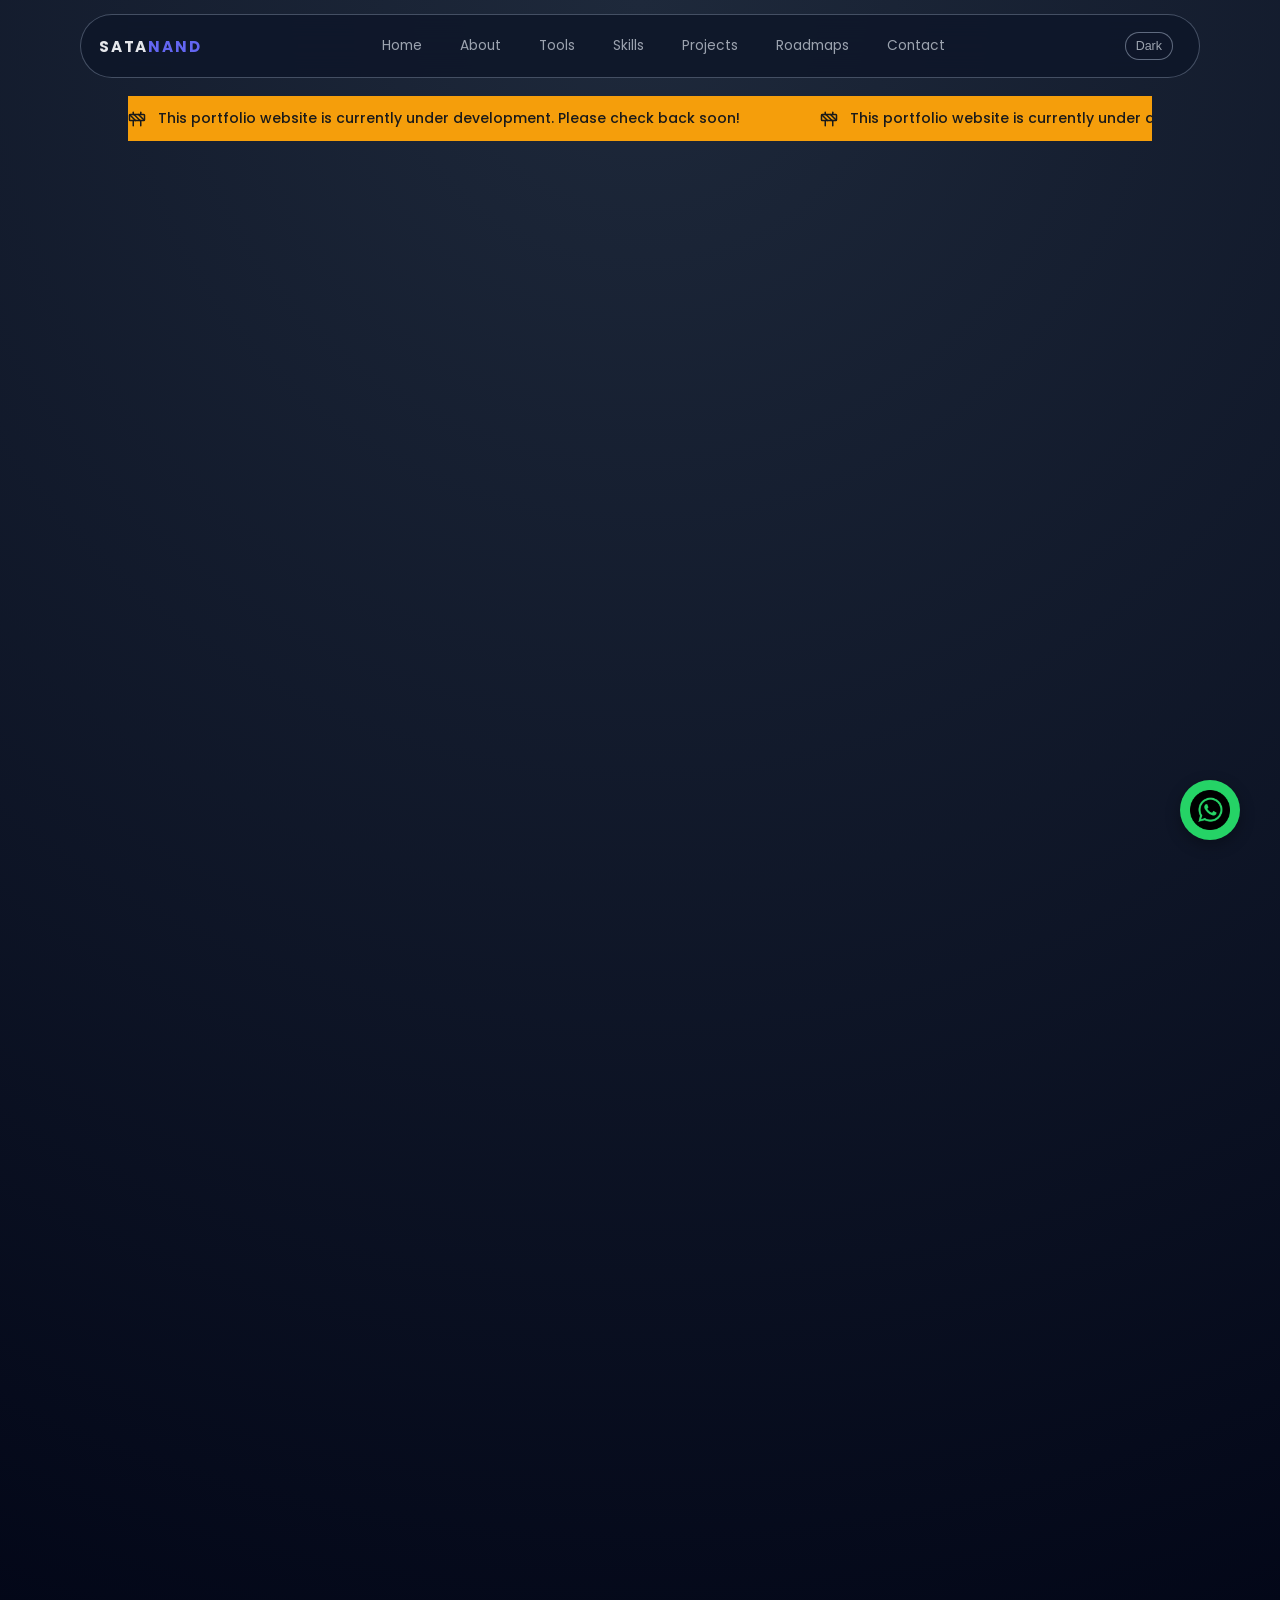
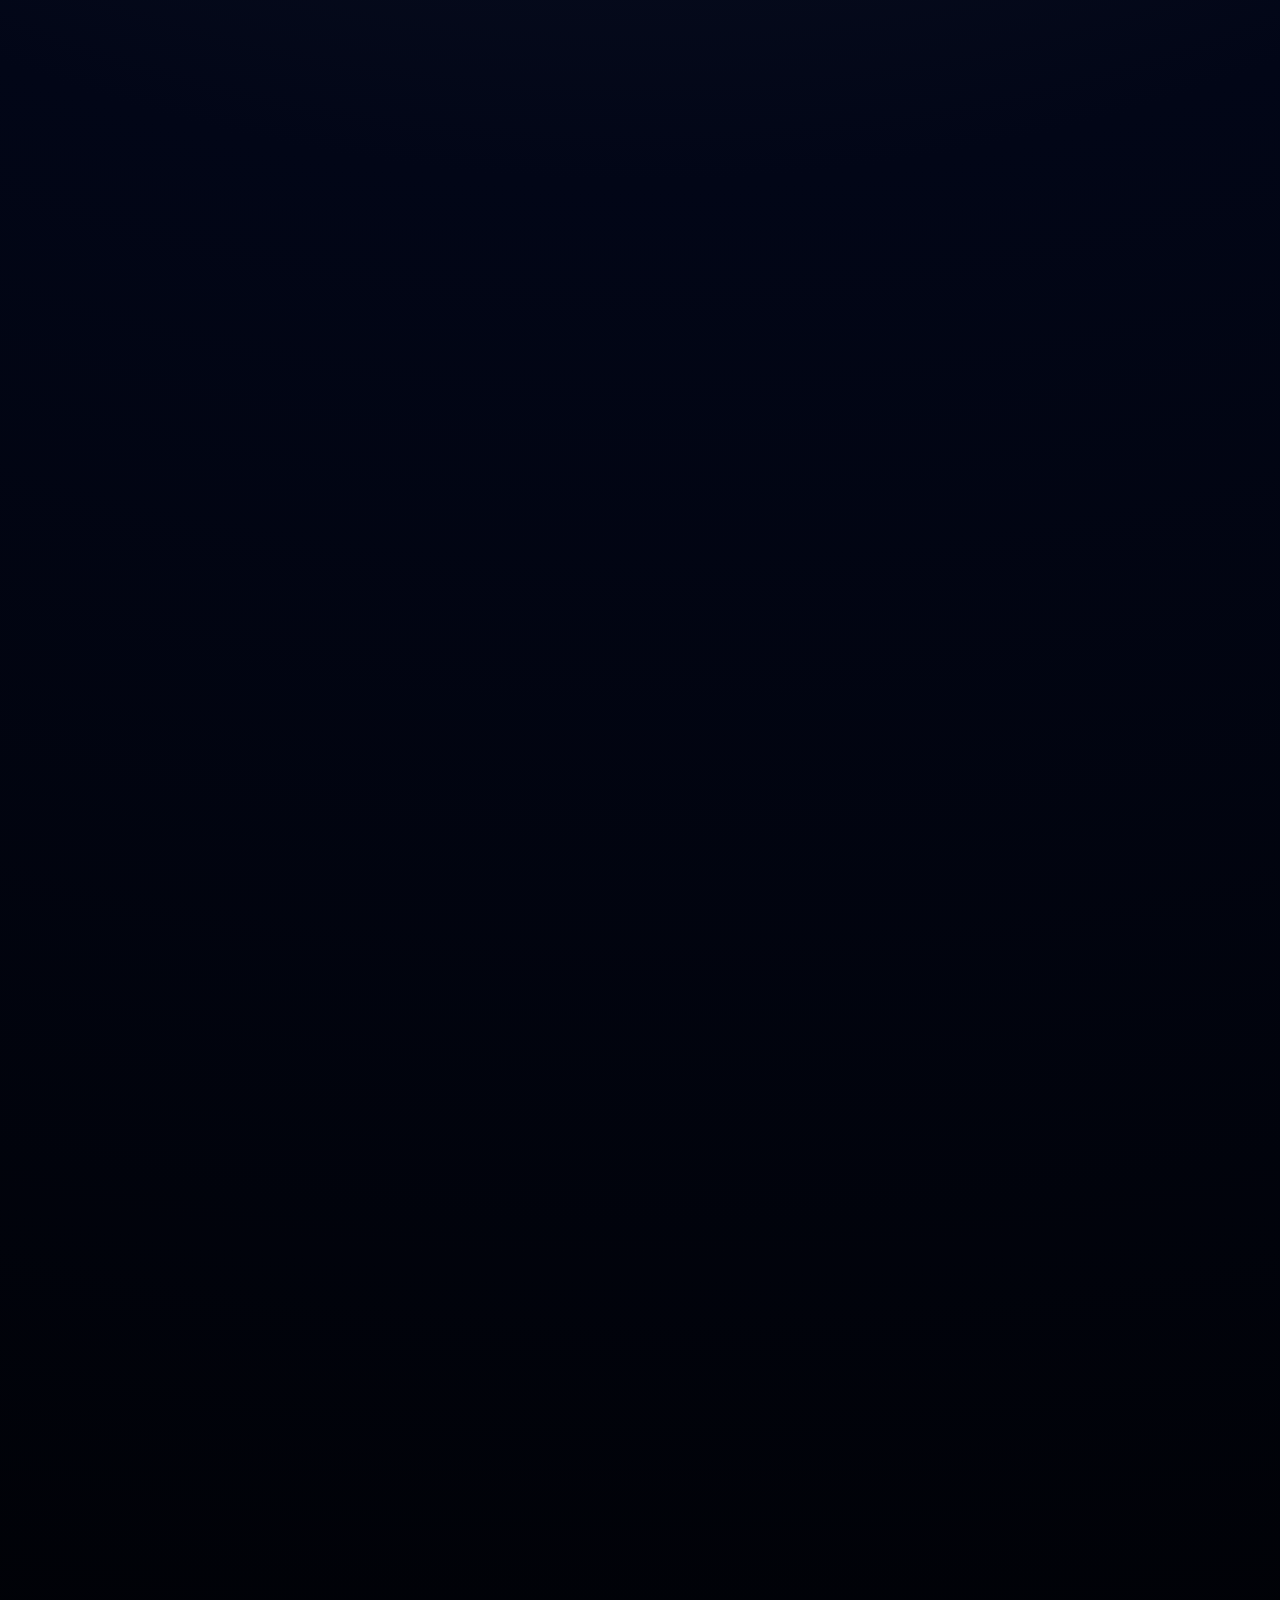
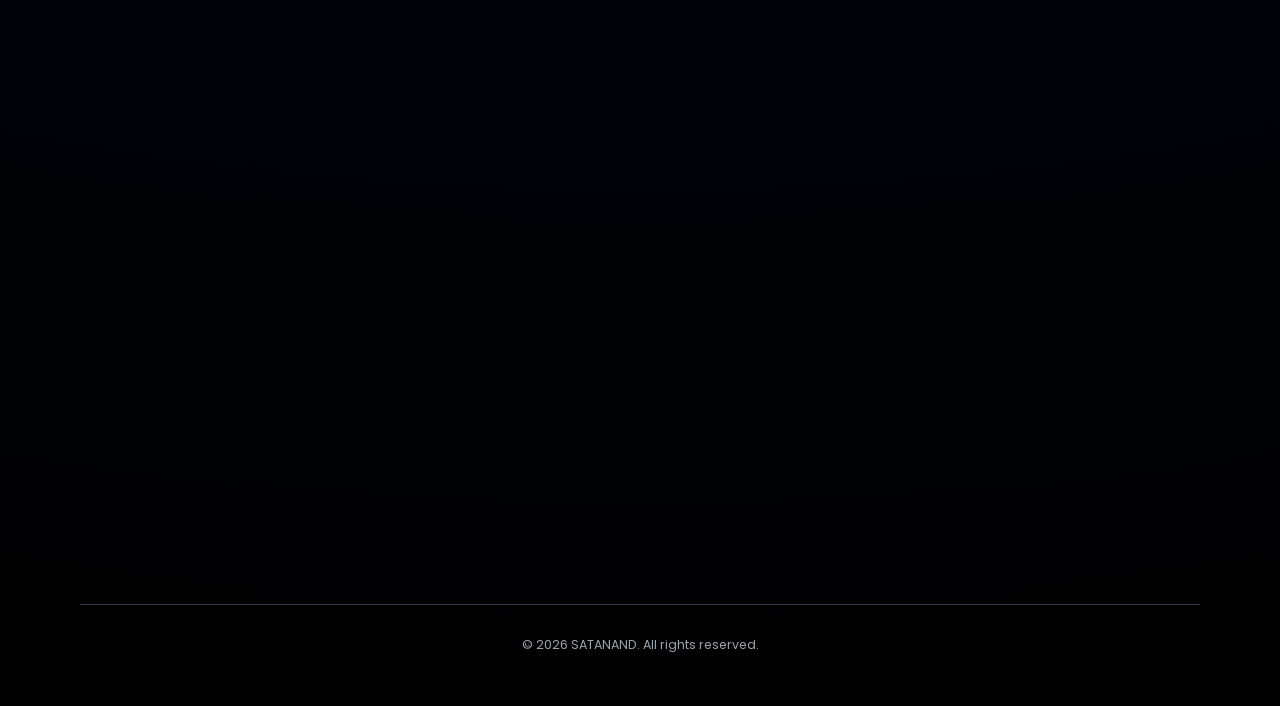
<file: index.html>
<!DOCTYPE html>
<html lang="en">

<head>
  <meta charset="UTF-8" />
  <meta name="viewport" content="width=device-width, initial-scale=1.0" />
  <title>SATANAND • Portfolio</title>
  <link rel="icon" type="image/png" href="kenb.png">
  <link rel="stylesheet" href="style.css" />
  <link href="https://fonts.googleapis.com/css2?family=Poppins:wght@300;400;500;600;700&display=swap"
    rel="stylesheet" />
</head>
<style>
    .whatsapp-float {
      position: fixed;
      bottom: 60px;
      right: 40px;
      background: #25D366;
      color: white;
      width: 60px;
      display: flex;
      align-items: center;
      justify-content: center;
      height: 60px;
      border-radius: 50%;
      text-align: center;
      font-size: 30px;
      line-height: 60px;
      box-shadow: 0 5px 15px rgba(0,0,0,0.3);
      text-decoration: none;
      transition: transform 0.2s ease, box-shadow 0.2s ease;
      z-index: 1000;
    }

      .whatsapp-float:hover {
          transform: scale(1.1);
          box-shadow: 0 8px 20px rgba(0,0,0,0.4);
      }
    .marquee-container {
      width: 100%;
      overflow: hidden;
      background-color: #f59e0b;
      padding: 12px 0;
      position: static;
      max-width: 80vw;
      z-index: 50;
      margin: auto;
    }

    .marquee-content {
      display: flex;
      gap: 80px;
      animation: marquee 20s linear infinite;
      width: max-content;
      
    }

    .marquee-content:hover {
      animation-play-state: paused;
    }

    .marquee-item {
      display: flex;
      align-items: center;
      gap: 12px;
      color: #1a1a1a;
      font-weight: 500;
      font-size: 14px;
      white-space: nowrap;
    }

    .marquee-item svg {
      width: 18px;
      height: 18px;
      flex-shrink: 0;
    }

    @keyframes marquee {
      0% {
        transform: translateX(0);
      }
      100% {
        transform: translateX(-50%);
      }
    }
  .social-icons {
      width: 40px;     /* your frame size */
      height: 40px;
  }

  </style>
<body>
  <a
    href="https://wa.me/919217168856?text=Hello%20Satanand,%20we%20want%20to%20hire%20you."
    class="whatsapp-float"
    target="_blank"
    title="Click here to hire me via WhatsApp.">
    <img src="images/whatsapp.png" class="social-icons">
  </a>

  <header class="nav">
    <div class="nav__logo">SATA<span>NAND</span></div>
    <nav class="nav__links">
      <a href="#home" class="hover-underline">Home</a>
      <a href="#about" class="hover-underline">About</a>
      <a href="#tools" class="hover-underline">Tools</a>
      <a href="#skills" class="hover-underline">Skills</a>
      <a href="#projects" class="hover-underline">Projects</a>
      <a href="resources.html" class="hover-underline">Roadmaps</a>
      <a href="#contact" class="hover-underline">Contact</a>
    </nav>
    <button class="theme-toggle" id="themeToggle" type="button" aria-label="Toggle color theme">
      Theme
    </button>
    <button class="nav__toggle" id="navToggle" aria-label="Toggle navigation">
      ☰
    </button>
  </header>

  <main>
    <!-- marque -->
    <div class="marquee-container">
      <div class="marquee-content">
        <span class="marquee-item">
          <svg xmlns="http://www.w3.org/2000/svg" viewBox="0 0 24 24" fill="none" stroke="currentColor" stroke-width="2" stroke-linecap="round" stroke-linejoin="round"><rect x="2" y="6" width="20" height="8" rx="1"/><path d="M17 14v7"/><path d="M7 14v7"/><path d="M17 3v3"/><path d="M7 3v3"/><path d="M10 14 2.3 6.3"/><path d="m14 6 7.7 7.7"/><path d="m8 6 8 8"/></svg>
          This portfolio website is currently under development. Please check back soon!
        </span>
        <span class="marquee-item">
          <svg xmlns="http://www.w3.org/2000/svg" viewBox="0 0 24 24" fill="none" stroke="currentColor" stroke-width="2" stroke-linecap="round" stroke-linejoin="round"><rect x="2" y="6" width="20" height="8" rx="1"/><path d="M17 14v7"/><path d="M7 14v7"/><path d="M17 3v3"/><path d="M7 3v3"/><path d="M10 14 2.3 6.3"/><path d="m14 6 7.7 7.7"/><path d="m8 6 8 8"/></svg>
          This portfolio website is currently under development. Please check back soon!
        </span>
      </div>
    </div>
    <!-- HERO / HOME -->
    <section id="home" class="section hero reveal reveal--fade-up">
      <div class="hero__content">
        <p class="hero__tag">Portfolio of SATANAND</p>
        <h1>Hi, I'm <span>SATANAND</span></h1>
        <p class="hero__subtitle">
          A Results-driven Operations Manager and MIS Executive with 4+ years of experience transforming
          manual processes into automated, data-driven systems. Expert in building scalable workflow automation,
          real-time dashboards, and inventory management solutions.
        </p>
        <div class="hero__cta">
          <a href="#projects" class="btn btn--primary">View Projects</a>
          <a href="#contact" class="btn btn--ghost">Hire Me</a>
        </div>
        <div class="hero__meta">
          <div>
            <span class="hero__meta-number">4+</span>
            <span class="hero__meta-label">Years Experience</span>
          </div>
          <div>
            <span class="hero__meta-number">50+</span>
            <span class="hero__meta-label">Users Served</span>
          </div>
          <div>
            <span class="hero__meta-number">40%</span>
            <span class="hero__meta-label">Efficiency Gain</span>
          </div>
        </div>
      </div>
      <div class="hero__image-wrapper">
        <!-- Replace src with your real profile pic -->
        <img src="kenb.png" alt="Profile picture of SATANAND" class="hero__image" />
        <div class="hero__status-card">
          <span class="dot online"></span>
          <span>Open to work</span>
        </div>
      </div>
    </section>

    <!-- ABOUT -->
    <section id="about" class="section section--alt reveal reveal--fade-up">
      <div class="section__header">
        <h2>About <span>Me</span></h2>
        <p>A quick intro about who I am and what I do in my professional life.</p>
      </div>
      <div class="about__grid">
        <div>
          <p>
            I'm <strong>SATANAND</strong>, a Results-driven Operations Manager and MIS Executive with 4+ years of
            experience transforming manual processes into automated, data-driven systems. Expert in building scalable
            workflow automation, real-time dashboards, and inventory management solutions using Excel VBA, Google Apps
            Script, Power BI, and Google AppSheet.
          </p>
          <p>
            I specialize in architecting and deploying production-grade systems for resource-constrained MSME
            manufacturing environments using no-code/low-code platforms and AI-assisted development. Proven track record
            of reducing reporting time by 40%, eliminating manual errors, and enabling executive-level decision-making
            through actionable insights. Currently retained as technical consultant by two former employers for ongoing
            system maintenance.
          </p>
        </div>
        <div class="about__info">
          <div>
            <span class="label">Location</span>
            <span class="value">New Delhi, India</span>
          </div>
          <div>
            <span class="label">Role</span>
            <span class="value">MIS Executive & Data Analyst</span>
          </div>
          <div>
            <span class="label">Availability</span>
            <span class="value">Full-time</span>
          </div>
          <div>
            <span class="label">Email</span>
            <span class="value">satanand74@gmail.com</span>
          </div>
          <div>
            <span class="label">Phone</span>
            <span class="value">+91-9217168856</span>
          </div>
        </div>
      </div>
    </section>

    <!-- TOOLS -->
    <section id="tools" class="section reveal reveal--fade-up">
      <div class="section__header">
        <h2>Tech <span>Tools</span></h2>
        <p>The main tools and technologies I use to analyze data and build systems.</p>
      </div>
      <div class="pill-grid">
        <span class="pill">Excel VBA</span>
        <span class="pill">Google Apps Script</span>
        <span class="pill">Google AppSheet</span>
        <span class="pill">Power BI</span>
        <span class="pill">Looker Studio</span>
        <span class="pill">Power Query</span>
        <span class="pill">DAX</span>
        <span class="pill">JavaScript</span>
        <span class="pill">HTML/CSS</span>
        <span class="pill">Google Workspace</span>
        <span class="pill">Microsoft Office 365</span>
        <span class="pill">Pivot Tables</span>
        <span class="pill">No-Code/Low-Code</span>
        <span class="pill">Process Automation</span>
        <span class="pill">Inventory Management</span>
        <span class="pill">Warehouse Systems</span>
        <span class="pill">Production Tracking</span>
        <span class="pill">Flow Monitoring</span>
        <span class="pill">Digital Workflows</span>
        <span class="pill">MIS Reporting</span>
      </div>
    </section>

    <!-- SKILLS -->
    <section id="skills" class="section section--alt reveal reveal--fade-up">
      <div class="section__header">
        <h2>Skills & <span>Strengths</span></h2>
        <p>Core competencies in automation, data analytics, and system architecture.</p>
      </div>
      <div class="skills__grid">
        <div class="skill-card">
          <h3>Automation & Scripting</h3>
          <p>
            Advanced Excel (VBA, Macros, Power Query), Google Apps Script, and process automation to eliminate manual
            work.
          </p>
          <div class="skill-bar">
            <div style="width: 95%"></div>
          </div>
        </div>
        <div class="skill-card">
          <h3>Application Development</h3>
          <p>
            Building production-grade systems using Google AppSheet, No-Code/Low-Code platforms, JavaScript, HTML/CSS.
          </p>
          <div class="skill-bar">
            <div style="width: 90%"></div>
          </div>
        </div>
        <div class="skill-card">
          <h3>Data Analytics & BI</h3>
          <p>
            Microsoft Power BI, Looker Studio, Pivot Tables, DAX for converting raw data into actionable insights.
          </p>
          <div class="skill-bar">
            <div style="width: 92%"></div>
          </div>
        </div>
        <div class="skill-card">
          <h3>Operations & Systems</h3>
          <p>
            Inventory Management, Warehouse Systems, Production Tracking, Flow Monitoring, Digital Workflows, MIS
            Reporting.
          </p>
          <div class="skill-bar">
            <div style="width: 93%"></div>
          </div>
        </div>
      </div>
    </section>

    <!-- PROJECTS -->
    <section id="projects" class="section reveal reveal--fade-up">
      <div class="section__header">
        <h2>Featured <span>Projects</span></h2>
        <p>Production-grade systems deployed in live manufacturing operations.</p>
      </div>
      <div class="cards-grid">
        <article class="card reveal reveal--fade-up">
          <h3>Flow Monitoring System (FMS)</h3>
          <p>
            Architected and deployed custom FMS from scratch using Google Apps Script and Google Sheets for enterprise
            manufacturing operations, improving process visibility by 60%.
          </p>
          <div class="card__tags">
            <span>Google Apps Script</span><span>Google Sheets</span><span>Automation</span>
          </div>
          <div class="card__links">
            <a href="#" target="_blank">Case Study</a>
            <a href="#" target="_blank">Details</a>
          </div>
        </article>

        <article class="card reveal reveal--fade-up">
          <h3>Inventory Management System (IMS)</h3>
          <p>
            Built warehouse management system with unique coding for 500+ SKUs across multiple zones. Created
            mobile-first inventory search app (AppSheet) enabling instant item location for low-literacy staff.
          </p>
          <div class="card__tags">
            <span>Google AppSheet</span><span>Inventory</span><span>Mobile App</span>
          </div>
          <div class="card__links">
            <a href="#" target="_blank">Case Study</a>
            <a href="#" target="_blank">Details</a>
          </div>
        </article>

        <article class="card reveal reveal--fade-up">
          <h3>Automated Reporting Dashboard</h3>
          <p>
            Cut monthly reporting time by 40% using Excel VBA automation and formula optimization. Developed real-time
            KPI dashboards for Sales, Production, and Dispatch teams with self-service analytics for 50+ users.
          </p>
          <div class="card__tags">
            <span>Excel VBA</span><span>Power BI</span><span>DAX</span>
          </div>
          <div class="card__links">
            <a href="#" target="_blank">Case Study</a>
            <a href="#" target="_blank">Details</a>
          </div>
        </article>
      </div>
    </section>

    <!-- RESUME -->
    <section id="resume" class="section section--alt reveal reveal--fade-up">
      <div class="section__header">
        <h2>Resume & <span>Experience</span></h2>
        <p>Quick overview of my education and work timeline.</p>
      </div>

      <div class="resume__grid">
        <div>
          <h3>Experience</h3>
          <ul class="timeline">
            <li>
              <div class="timeline__point"></div>
              <div class="timeline__content">
                <span class="timeline__date">August 2025 – Present</span>
                <h4>MIS Engineer • AVA Engineering</h4>
                <p>
                  Designed and implemented FMS, IMS, PMS, and VMS to streamline daily operations. Architected end-to-end
                  workflows to eliminate bottlenecks and prevent operational failures. Digitized and centralized
                  employee records including attendance, overtime, and wage tracking.
                </p>
              </div>
            </li>
            <li>
              <div class="timeline__point"></div>
              <div class="timeline__content">
                <span class="timeline__date">February 2025 – August 2025</span>
                <h4>MIS Executive • Unique Auto Products Private Limited</h4>
                <p>
                  Architected and deployed custom Flow Monitoring System (FMS) and Inventory Management System (IMS)
                  from scratch. Built automated workflow solutions using Google Apps Script and Google Sheets for
                  enterprise manufacturing operations. Enhanced data-driven decision-making by creating automated
                  dashboards that improved process visibility by 60%.
                </p>
              </div>
            </li>
            <li>
              <div class="timeline__point"></div>
              <div class="timeline__content">
                <span class="timeline__date">July 2021 – February 2025</span>
                <h4>Management Information System Executive • STB Technologies Private Limited</h4>
                <p>
                  Architected warehouse management system with unique coding for 500+ SKUs across multiple zones. Built
                  mobile-first inventory search app (AppSheet) enabling instant item location for low-literacy staff.
                  Cut monthly reporting time by 40% using Excel VBA automation. Developed real-time KPI dashboards for
                  Sales, Production, and Dispatch teams.
                </p>
              </div>
            </li>
          </ul>
        </div>
        <div>
          <h3>Education</h3>
          <ul class="timeline">
            <li>
              <div class="timeline__point"></div>
              <div class="timeline__content">
                <span class="timeline__date">July 2023 – December 2026 (Expected)</span>
                <h4>Bachelor of Commerce • Indira Gandhi National Open University</h4>
                <p>Pursuing degree in Commerce with focus on business operations and management.</p>
              </div>
            </li>
            <li>
              <div class="timeline__point"></div>
              <div class="timeline__content">
                <span class="timeline__date">March 2020 – March 2021</span>
                <h4>12th Science • CBSE Board</h4>
                <p>Completed higher secondary education with Science stream.</p>
              </div>
            </li>
          </ul>
          <a href="Satanand_Resume.pdf" class="btn btn--primary resume__btn" download="Satanand_Resume" target="_blank">
            Download Resume (PDF)
          </a>
        </div>
      </div>
    </section>

    <!-- SOCIAL / CONTACT -->
    <section id="contact" class="section reveal reveal--fade-up">
      <div class="section__header">
        <h2>Contact & <span>Socials</span></h2>
        <p>Let’s connect or work together on something awesome.</p>
      </div>
      <div class="contact__grid">
        <div>
          <h3>Contact Info</h3>
          <ul class="contact__list">
            <li>
              <span>Email</span>
              <a href="mailto:choubeysatanand79@gmail.com">choubeysatanand79@gmail.com</a>
            </li>
            <li>
              <span>Phone</span>
              <a href="tel:+919217168856">+91-9217168856</a>
            </li>
            <li>
              <span>Location</span>
              <p>New Delhi, India</p>
            </li>
          </ul>
          <div class="socials">
            <a href="https://github.com/satanandkenb" target="_blank" aria-label="GitHub">GitHub</a>
            <a href="https://www.linkedin.com/in/satanand-5bb0b1240/" target="_blank" aria-label="LinkedIn">LinkedIn</a>
            <a href="https://monkeytype.com/profile/satanandkenb" target="_blank" aria-label="MonkeyType">MonkeyType</a>
            <a href="https://www.instagram.com/satanandstoic/" target="_blank" aria-label="Instagram">Instagram</a>
          </div>
        </div>
        <!-- <form class="contact__form">
          <h3>Send a message</h3>
          <div class="field">
            <label for="name">Name</label>
            <input id="name" type="text" placeholder="Your name" required />
          </div>
          <div class="field">
            <label for="email">Email</label>
            <input id="email" type="email" placeholder="your@email.com" required />
          </div>
          <div class="field">
            <label for="message">Message</label>
            <textarea id="message" rows="4" placeholder="Tell me about your project or idea..." required></textarea>
          </div>
          <button type="submit" class="btn btn--primary btn--full">
            Submit
          </button>
        </form> -->
      </div>
    </section>
  </main>

  <footer class="footer">
    <p>© <span id="year"></span> SATANAND. All rights reserved.</p>
  </footer>

  <script>
    // Hire Me Form → Google Prefill Redirect
    const hireForm = document.getElementById("hireForm");

    if (hireForm) {
      hireForm.addEventListener("submit", function (e) {
        e.preventDefault();

        const name = encodeURIComponent(document.getElementById("name").value);
        const email = encodeURIComponent(document.getElementById("email").value);
        const message = encodeURIComponent(document.getElementById("message").value);

        const formURL =
          "https://docs.google.com/forms/d/e/1FAIpQLSfbTf34IrtP-p38JWBCqgRB6XRgkkZvTfcmyMbCVehzctQmZw/viewform?usp=pp_url" +
          "&entry.1469290636=" + name +
          "&entry.130302889=" + email +
          "&entry.1774568564=" + message;

        window.open(formURL, "_blank");

        hireForm.reset();
      });
    }

    // Set current year
    document.getElementById("year").textContent = new Date().getFullYear();

    // Simple mobile nav toggle
    const navToggle = document.getElementById("navToggle");
    const navLinks = document.querySelector(".nav__links");

    if (navToggle && navLinks) {
      navToggle.addEventListener("click", () => {
        navLinks.classList.toggle("nav__links--open");
      });
    }

    // Theme toggle (light / dark)
    const themeToggle = document.getElementById("themeToggle");
    const themeStorageKey = "theme-preference";
    let currentThemeMode = "dark";

    function getStoredTheme() {
      const stored = localStorage.getItem(themeStorageKey);
      if (stored === "light" || stored === "dark") {
        return stored;
      }
      // Default to dark on first visit
      return "dark";
    }

    function updateThemeToggleLabel(mode) {
      if (!themeToggle) return;
      const isDark = mode === "dark";
      const labelText = isDark ? "Dark" : "Light";

      themeToggle.textContent = labelText;
      themeToggle.setAttribute(
        "aria-label",
        `Color theme: ${labelText}. Click to switch to ${isDark ? "Light" : "Dark"
        }.`
      );
    }

    function applyTheme(mode) {
      currentThemeMode = mode;

      document.documentElement.setAttribute("data-theme", mode);
      updateThemeToggleLabel(mode);
    }

    if (themeToggle) {
      const initial = getStoredTheme();
      applyTheme(initial);

      themeToggle.addEventListener("click", () => {
        const nextMode = currentThemeMode === "dark" ? "light" : "dark";

        localStorage.setItem(themeStorageKey, nextMode);
        applyTheme(nextMode);
      });
    } else {
      // Fallback: apply stored or default theme even if toggle is missing
      applyTheme(getStoredTheme());
    }
    // Scroll Reveal
    const revealEls = document.querySelectorAll('.reveal');
    const observer = new IntersectionObserver((entries) => {
      entries.forEach(entry => {
        if (entry.isIntersecting) {
          entry.target.classList.add('visible');
        }
      });
    }, { threshold: 0.1 });
    
    revealEls.forEach(el => observer.observe(el));
    // Resume Download Button Handler
    const resumeDownloadBtn = document.querySelector(".resume__btn");
    if (resumeDownloadBtn) {
      resumeDownloadBtn.addEventListener("click", function (e) {
        // Try to trigger download
        const link = document.createElement("a");
        link.href = "Satanand_Resume .pdf";
        link.download = "Satanand_Resume.pdf";
        link.target = "_blank";
        document.body.appendChild(link);
        link.click();
        document.body.removeChild(link);
      });
    }
  </script>
</body>


</html>
</file>
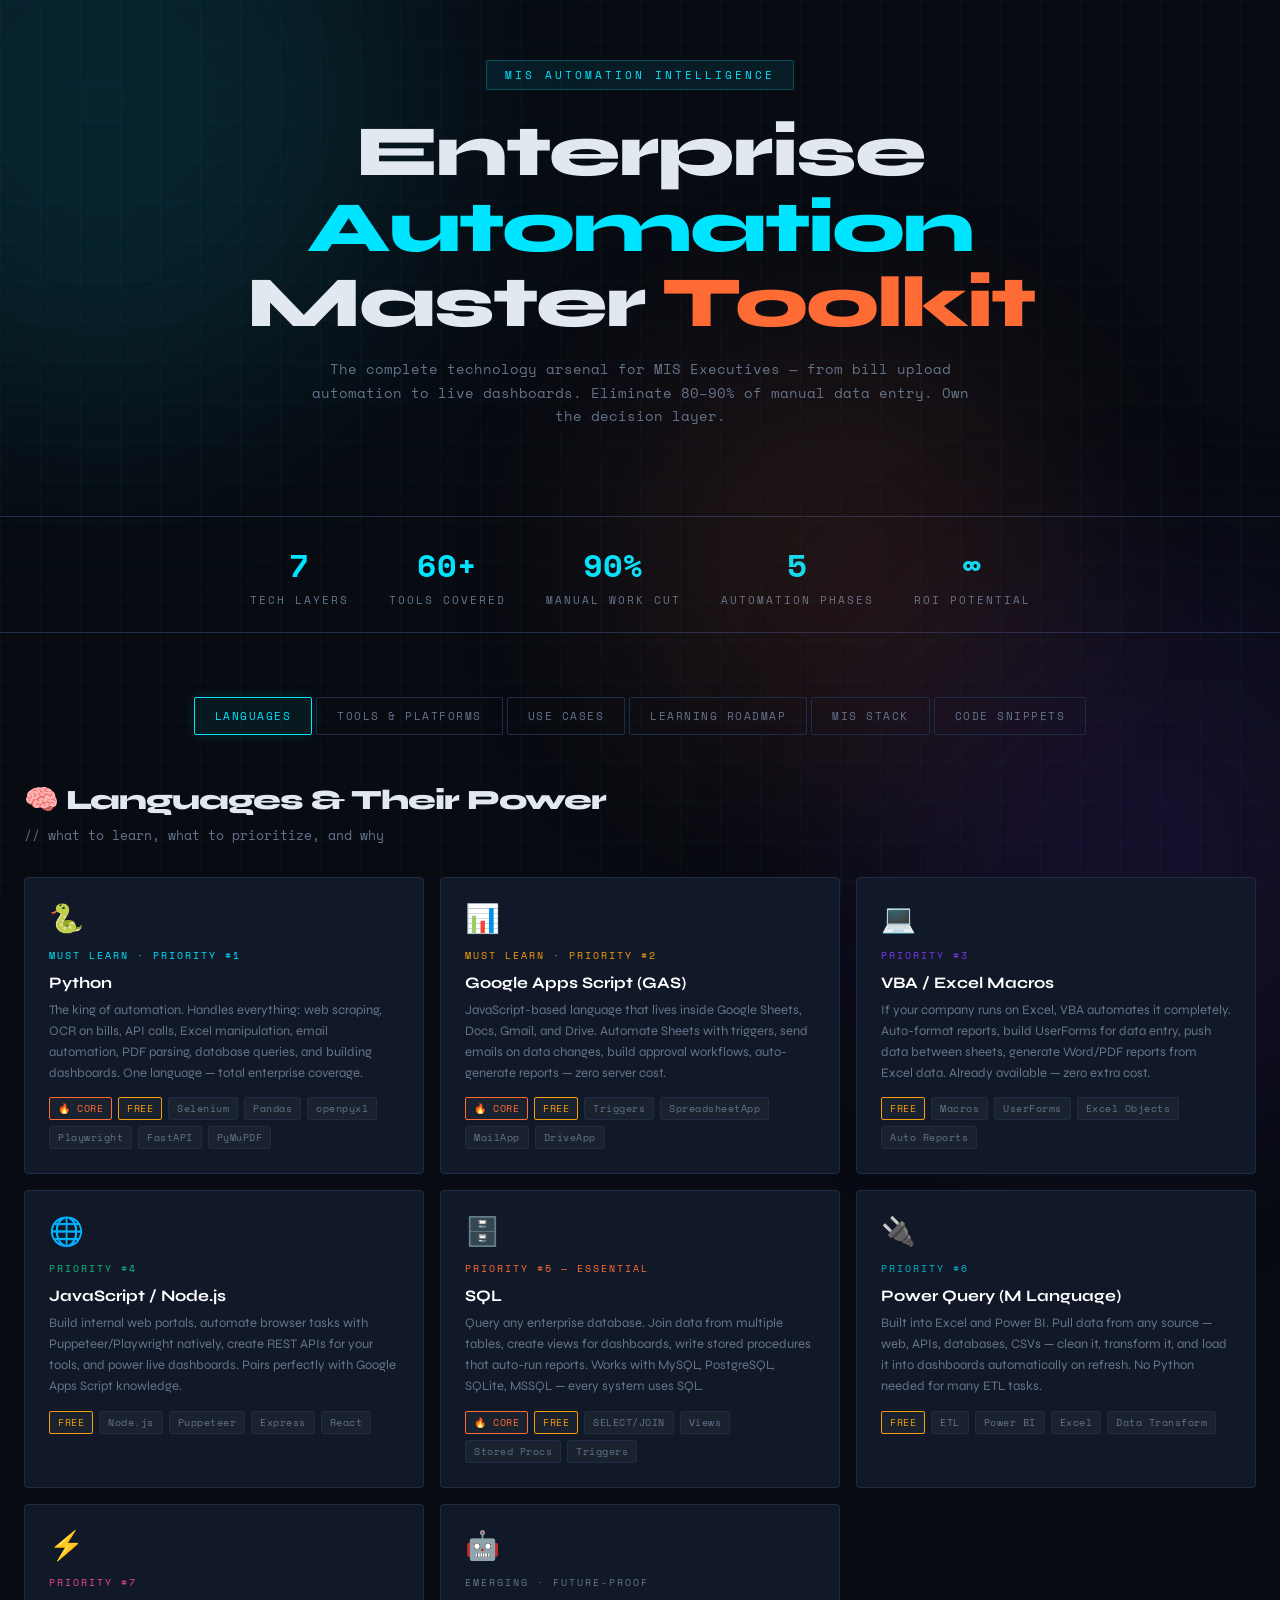
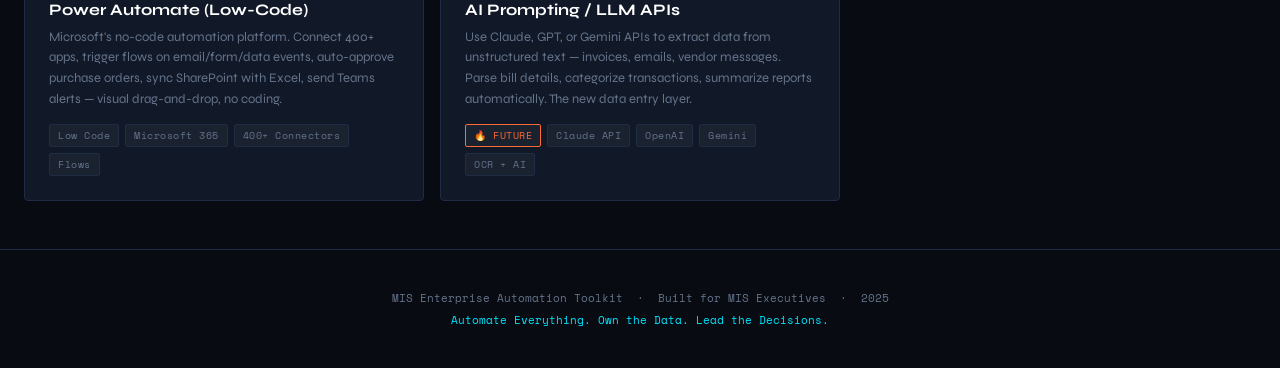
<file: resources.html>
<!DOCTYPE html>
<html lang="en">
<head>
<meta charset="UTF-8">
<meta name="viewport" content="width=device-width, initial-scale=1.0">
<title>MIS Enterprise Automation Toolkit</title>
<link href="https://fonts.googleapis.com/css2?family=Space+Mono:wght@400;700&family=Syne:wght@400;600;700;800&display=swap" rel="stylesheet">
<style>
  :root {
    --black: #080b12;
    --deep: #0d1220;
    --card: #111827;
    --border: #1e2d45;
    --accent1: #00e5ff;
    --accent2: #ff6b35;
    --accent3: #7c3aed;
    --accent4: #10b981;
    --accent5: #f59e0b;
    --text: #e2e8f0;
    --muted: #64748b;
    --mono: 'Space Mono', monospace;
    --sans: 'Syne', sans-serif;
  }

  * { margin: 0; padding: 0; box-sizing: border-box; }

  body {
    background: var(--black);
    color: var(--text);
    font-family: var(--sans);
    min-height: 100vh;
    overflow-x: hidden;
  }

  /* Background grid */
  body::before {
    content: '';
    position: fixed;
    inset: 0;
    background-image:
      linear-gradient(rgba(0,229,255,0.03) 1px, transparent 1px),
      linear-gradient(90deg, rgba(0,229,255,0.03) 1px, transparent 1px);
    background-size: 40px 40px;
    pointer-events: none;
    z-index: 0;
  }

  /* Glow orbs */
  .orb {
    position: fixed;
    border-radius: 50%;
    filter: blur(120px);
    opacity: 0.12;
    pointer-events: none;
    z-index: 0;
    animation: orb-drift 20s ease-in-out infinite alternate;
  }
  .orb1 { width: 600px; height: 600px; background: var(--accent1); top: -200px; left: -200px; }
  .orb2 { width: 500px; height: 500px; background: var(--accent3); bottom: -200px; right: -100px; animation-delay: -10s; }
  .orb3 { width: 400px; height: 400px; background: var(--accent2); top: 40%; left: 50%; animation-delay: -5s; }

  @keyframes orb-drift {
    0% { transform: translate(0, 0) scale(1); }
    100% { transform: translate(30px, 40px) scale(1.1); }
  }

  /* Layout */
  .container { position: relative; z-index: 1; max-width: 1400px; margin: 0 auto; padding: 0 24px; }

  /* Header */
  header {
    padding: 60px 24px 40px;
    text-align: center;
    position: relative;
    z-index: 1;
  }

  .header-badge {
    display: inline-block;
    background: rgba(0,229,255,0.08);
    border: 1px solid rgba(0,229,255,0.25);
    color: var(--accent1);
    font-family: var(--mono);
    font-size: 11px;
    letter-spacing: 3px;
    padding: 6px 18px;
    border-radius: 2px;
    margin-bottom: 24px;
    text-transform: uppercase;
  }

  h1 {
    font-size: clamp(36px, 6vw, 72px);
    font-weight: 800;
    line-height: 1.05;
    letter-spacing: -2px;
    margin-bottom: 16px;
  }

  h1 span.hl1 { color: var(--accent1); }
  h1 span.hl2 { color: var(--accent2); }

  .header-sub {
    font-family: var(--mono);
    font-size: 14px;
    color: var(--muted);
    max-width: 680px;
    margin: 0 auto 48px;
    line-height: 1.7;
  }

  /* Stats bar */
  .stats-bar {
    display: flex;
    justify-content: center;
    gap: 40px;
    flex-wrap: wrap;
    margin-bottom: 64px;
    padding: 24px;
    border-top: 1px solid var(--border);
    border-bottom: 1px solid var(--border);
  }

  .stat { text-align: center; }
  .stat-num {
    font-size: 32px;
    font-weight: 800;
    color: var(--accent1);
    display: block;
    font-family: var(--mono);
  }
  .stat-label {
    font-size: 11px;
    color: var(--muted);
    letter-spacing: 2px;
    text-transform: uppercase;
    font-family: var(--mono);
  }

  /* Nav tabs */
  .nav-tabs {
    display: flex;
    gap: 4px;
    flex-wrap: wrap;
    justify-content: center;
    margin-bottom: 48px;
    padding: 0 24px;
    position: relative;
    z-index: 1;
  }

  .tab-btn {
    background: transparent;
    border: 1px solid var(--border);
    color: var(--muted);
    font-family: var(--mono);
    font-size: 11px;
    letter-spacing: 1.5px;
    padding: 10px 20px;
    cursor: pointer;
    transition: all 0.2s;
    text-transform: uppercase;
    border-radius: 2px;
  }
  .tab-btn:hover, .tab-btn.active {
    border-color: var(--accent1);
    color: var(--accent1);
    background: rgba(0,229,255,0.06);
  }
  .tab-btn.active { box-shadow: 0 0 12px rgba(0,229,255,0.15); }

  /* Sections */
  .section { display: none; animation: fadeIn 0.4s ease; }
  .section.visible { display: block; }
  @keyframes fadeIn { from { opacity: 0; transform: translateY(16px); } to { opacity: 1; transform: translateY(0); } }

  .section-header {
    margin-bottom: 32px;
    padding: 0 24px;
  }

  .section-title {
    font-size: 28px;
    font-weight: 800;
    letter-spacing: -1px;
    margin-bottom: 8px;
  }

  .section-desc {
    font-family: var(--mono);
    font-size: 13px;
    color: var(--muted);
  }

  /* Card Grid */
  .card-grid {
    display: grid;
    grid-template-columns: repeat(auto-fill, minmax(320px, 1fr));
    gap: 16px;
    padding: 0 24px;
    margin-bottom: 48px;
  }

  .card {
    background: var(--card);
    border: 1px solid var(--border);
    border-radius: 4px;
    padding: 24px;
    position: relative;
    overflow: hidden;
    transition: border-color 0.2s, transform 0.2s;
    cursor: default;
  }
  .card:hover {
    border-color: var(--card-accent, var(--accent1));
    transform: translateY(-2px);
    box-shadow: 0 8px 30px rgba(0,0,0,0.3);
  }

  .card::before {
    content: '';
    position: absolute;
    top: 0; left: 0; right: 0;
    height: 2px;
    background: var(--card-accent, var(--accent1));
    opacity: 0;
    transition: opacity 0.2s;
  }
  .card:hover::before { opacity: 1; }

  .card-icon {
    font-size: 28px;
    margin-bottom: 12px;
    display: block;
  }

  .card-title {
    font-size: 16px;
    font-weight: 700;
    margin-bottom: 8px;
    color: white;
  }

  .card-subtitle {
    font-family: var(--mono);
    font-size: 10px;
    color: var(--card-accent, var(--accent1));
    letter-spacing: 2px;
    text-transform: uppercase;
    margin-bottom: 10px;
  }

  .card-desc {
    font-size: 13px;
    color: var(--muted);
    line-height: 1.6;
    margin-bottom: 14px;
  }

  .tag-list {
    display: flex;
    flex-wrap: wrap;
    gap: 6px;
  }

  .tag {
    font-family: var(--mono);
    font-size: 10px;
    padding: 3px 8px;
    background: rgba(255,255,255,0.04);
    border: 1px solid var(--border);
    border-radius: 2px;
    color: var(--muted);
    letter-spacing: 0.5px;
  }

  .tag.hot { border-color: var(--accent2); color: var(--accent2); }
  .tag.go { border-color: var(--accent4); color: var(--accent4); }
  .tag.free { border-color: var(--accent5); color: var(--accent5); }

  /* Learning Path */
  .roadmap {
    padding: 0 24px;
    margin-bottom: 48px;
  }

  .roadmap-phase {
    display: grid;
    grid-template-columns: 160px 1fr;
    gap: 24px;
    margin-bottom: 32px;
    align-items: start;
  }

  .phase-label {
    background: var(--card);
    border: 1px solid var(--border);
    border-radius: 4px;
    padding: 16px;
    text-align: center;
    position: relative;
  }

  .phase-num {
    font-family: var(--mono);
    font-size: 32px;
    font-weight: 700;
    display: block;
  }

  .phase-name {
    font-family: var(--mono);
    font-size: 9px;
    letter-spacing: 2px;
    text-transform: uppercase;
    color: var(--muted);
    display: block;
    margin-top: 4px;
  }

  .phase-duration {
    font-family: var(--mono);
    font-size: 10px;
    color: var(--accent5);
    display: block;
    margin-top: 6px;
  }

  .phase-content {
    background: var(--card);
    border: 1px solid var(--border);
    border-radius: 4px;
    padding: 20px;
  }

  .phase-content h3 {
    font-size: 17px;
    font-weight: 700;
    margin-bottom: 10px;
    color: white;
  }

  .skill-items {
    display: flex;
    flex-wrap: wrap;
    gap: 8px;
    margin-top: 10px;
  }

  .skill-item {
    display: flex;
    align-items: center;
    gap: 6px;
    font-family: var(--mono);
    font-size: 11px;
    color: var(--text);
    background: rgba(255,255,255,0.04);
    border: 1px solid var(--border);
    padding: 5px 10px;
    border-radius: 2px;
  }

  .skill-dot {
    width: 6px; height: 6px;
    border-radius: 50%;
    flex-shrink: 0;
  }

  /* Use case flow */
  .flow-container {
    padding: 0 24px;
    margin-bottom: 48px;
  }

  .flow-row {
    display: grid;
    grid-template-columns: repeat(auto-fit, minmax(200px, 1fr));
    gap: 0;
    margin-bottom: 24px;
    align-items: center;
  }

  .flow-step {
    background: var(--card);
    border: 1px solid var(--border);
    padding: 20px;
    position: relative;
    text-align: center;
  }

  .flow-step:not(:last-child)::after {
    content: '→';
    position: absolute;
    right: -12px;
    top: 50%;
    transform: translateY(-50%);
    color: var(--accent1);
    font-size: 18px;
    z-index: 2;
  }

  .flow-icon { font-size: 24px; display: block; margin-bottom: 6px; }
  .flow-title { font-size: 12px; font-weight: 700; color: white; margin-bottom: 4px; }
  .flow-tool { font-family: var(--mono); font-size: 10px; color: var(--accent4); }

  .flow-label {
    font-family: var(--mono);
    font-size: 10px;
    color: var(--muted);
    letter-spacing: 2px;
    text-transform: uppercase;
    margin-bottom: 8px;
  }

  /* Code snippet */
  .code-block {
    background: #050810;
    border: 1px solid var(--border);
    border-radius: 4px;
    padding: 20px;
    margin: 16px 0;
    overflow-x: auto;
    position: relative;
  }

  .code-block::before {
    content: attr(data-lang);
    position: absolute;
    top: 8px; right: 12px;
    font-family: var(--mono);
    font-size: 9px;
    color: var(--muted);
    letter-spacing: 2px;
    text-transform: uppercase;
  }

  .code-block code {
    font-family: var(--mono);
    font-size: 12px;
    line-height: 1.8;
    color: #a8d8ea;
    white-space: pre;
  }

  .code-kw { color: #ff6b9d; }
  .code-fn { color: #00e5ff; }
  .code-str { color: #a8ff78; }
  .code-cm { color: #444f6b; }

  /* Big table */
  .tool-table-wrap {
    padding: 0 24px;
    margin-bottom: 48px;
    overflow-x: auto;
  }

  table {
    width: 100%;
    border-collapse: collapse;
    font-size: 13px;
  }

  th {
    background: var(--deep);
    border: 1px solid var(--border);
    padding: 12px 16px;
    text-align: left;
    font-family: var(--mono);
    font-size: 10px;
    letter-spacing: 2px;
    text-transform: uppercase;
    color: var(--muted);
  }

  td {
    border: 1px solid var(--border);
    padding: 12px 16px;
    color: var(--text);
    vertical-align: top;
  }

  tr:hover td { background: rgba(0,229,255,0.02); }

  .priority-dot {
    display: inline-block;
    width: 8px; height: 8px;
    border-radius: 50%;
    margin-right: 6px;
  }

  /* Highlight row */
  .row-must td { border-left: 2px solid var(--accent2); }
  .row-good td { border-left: 2px solid var(--accent4); }
  .row-nice td { border-left: 2px solid var(--muted); }

  /* Tip box */
  .tip-box {
    background: rgba(0,229,255,0.05);
    border: 1px solid rgba(0,229,255,0.2);
    border-radius: 4px;
    padding: 20px 24px;
    margin: 0 24px 32px;
    display: flex;
    gap: 16px;
    align-items: flex-start;
  }

  .tip-icon { font-size: 22px; flex-shrink: 0; margin-top: 2px; }
  .tip-text { font-family: var(--mono); font-size: 12px; line-height: 1.7; color: var(--text); }
  .tip-text strong { color: var(--accent1); }

  /* Scrollbar */
  ::-webkit-scrollbar { width: 6px; height: 6px; }
  ::-webkit-scrollbar-track { background: var(--black); }
  ::-webkit-scrollbar-thumb { background: var(--border); border-radius: 3px; }
  ::-webkit-scrollbar-thumb:hover { background: var(--accent1); }

  @media (max-width: 640px) {
    .roadmap-phase { grid-template-columns: 1fr; }
    .flow-step::after { display: none; }
    .stats-bar { gap: 20px; }
  }

  .section-divider {
    height: 1px;
    background: linear-gradient(90deg, transparent, var(--border), transparent);
    margin: 40px 24px;
  }

  .pill-row {
    display: flex;
    gap: 8px;
    flex-wrap: wrap;
    padding: 0 24px;
    margin-bottom: 24px;
  }

  .pill {
    font-family: var(--mono);
    font-size: 11px;
    padding: 6px 14px;
    border-radius: 100px;
    border: 1px solid;
    letter-spacing: 1px;
  }

  .pill-cyan { border-color: var(--accent1); color: var(--accent1); background: rgba(0,229,255,0.06); }
  .pill-orange { border-color: var(--accent2); color: var(--accent2); background: rgba(255,107,53,0.06); }
  .pill-purple { border-color: var(--accent3); color: #a78bfa; background: rgba(124,58,237,0.06); }
  .pill-green { border-color: var(--accent4); color: var(--accent4); background: rgba(16,185,129,0.06); }
  .pill-amber { border-color: var(--accent5); color: var(--accent5); background: rgba(245,158,11,0.06); }

  footer {
    text-align: center;
    padding: 40px 24px;
    font-family: var(--mono);
    font-size: 11px;
    color: var(--muted);
    border-top: 1px solid var(--border);
    position: relative;
    z-index: 1;
    margin-top: 40px;
  }
</style>
</head>
<body>

<div class="orb orb1"></div>
<div class="orb orb2"></div>
<div class="orb orb3"></div>

<header>
  <div class="header-badge">MIS Automation Intelligence</div>
  <h1>Enterprise <span class="hl1">Automation</span><br>Master <span class="hl2">Toolkit</span></h1>
  <p class="header-sub">The complete technology arsenal for MIS Executives — from bill upload automation to live dashboards. Eliminate 80–90% of manual data entry. Own the decision layer.</p>
</header>

<div class="stats-bar">
  <div class="stat"><span class="stat-num">7</span><span class="stat-label">Tech Layers</span></div>
  <div class="stat"><span class="stat-num">60+</span><span class="stat-label">Tools Covered</span></div>
  <div class="stat"><span class="stat-num">90%</span><span class="stat-label">Manual Work Cut</span></div>
  <div class="stat"><span class="stat-num">5</span><span class="stat-label">Automation Phases</span></div>
  <div class="stat"><span class="stat-num">∞</span><span class="stat-label">ROI Potential</span></div>
</div>

<!-- NAV -->
<div class="nav-tabs">
  <button class="tab-btn active" onclick="showSection('languages')">Languages</button>
  <button class="tab-btn" onclick="showSection('tools')">Tools & Platforms</button>
  <button class="tab-btn" onclick="showSection('usecases')">Use Cases</button>
  <button class="tab-btn" onclick="showSection('roadmap')">Learning Roadmap</button>
  <button class="tab-btn" onclick="showSection('stack')">MIS Stack</button>
  <button class="tab-btn" onclick="showSection('snippets')">Code Snippets</button>
</div>

<!-- ============ SECTION: LANGUAGES ============ -->
<div class="section visible" id="languages">
  <div class="section-header container">
    <div class="section-title">🧠 Languages & Their Power</div>
    <div class="section-desc">// what to learn, what to prioritize, and why</div>
  </div>

  <div class="card-grid container">

    <div class="card" style="--card-accent: #00e5ff;">
      <span class="card-icon">🐍</span>
      <div class="card-subtitle">Must Learn · Priority #1</div>
      <div class="card-title">Python</div>
      <div class="card-desc">The king of automation. Handles everything: web scraping, OCR on bills, API calls, Excel manipulation, email automation, PDF parsing, database queries, and building dashboards. One language — total enterprise coverage.</div>
      <div class="tag-list">
        <span class="tag hot">🔥 CORE</span>
        <span class="tag free">FREE</span>
        <span class="tag">Selenium</span>
        <span class="tag">Pandas</span>
        <span class="tag">openpyxl</span>
        <span class="tag">Playwright</span>
        <span class="tag">FastAPI</span>
        <span class="tag">PyMuPDF</span>
      </div>
    </div>

    <div class="card" style="--card-accent: #f59e0b;">
      <span class="card-icon">📊</span>
      <div class="card-subtitle">Must Learn · Priority #2</div>
      <div class="card-title">Google Apps Script (GAS)</div>
      <div class="card-desc">JavaScript-based language that lives inside Google Sheets, Docs, Gmail, and Drive. Automate Sheets with triggers, send emails on data changes, build approval workflows, auto-generate reports — zero server cost.</div>
      <div class="tag-list">
        <span class="tag hot">🔥 CORE</span>
        <span class="tag free">FREE</span>
        <span class="tag">Triggers</span>
        <span class="tag">SpreadsheetApp</span>
        <span class="tag">MailApp</span>
        <span class="tag">DriveApp</span>
      </div>
    </div>

    <div class="card" style="--card-accent: #7c3aed;">
      <span class="card-icon">💻</span>
      <div class="card-subtitle">Priority #3</div>
      <div class="card-title">VBA / Excel Macros</div>
      <div class="card-desc">If your company runs on Excel, VBA automates it completely. Auto-format reports, build UserForms for data entry, push data between sheets, generate Word/PDF reports from Excel data. Already available — zero extra cost.</div>
      <div class="tag-list">
        <span class="tag free">FREE</span>
        <span class="tag">Macros</span>
        <span class="tag">UserForms</span>
        <span class="tag">Excel Objects</span>
        <span class="tag">Auto Reports</span>
      </div>
    </div>

    <div class="card" style="--card-accent: #10b981;">
      <span class="card-icon">🌐</span>
      <div class="card-subtitle">Priority #4</div>
      <div class="card-title">JavaScript / Node.js</div>
      <div class="card-desc">Build internal web portals, automate browser tasks with Puppeteer/Playwright natively, create REST APIs for your tools, and power live dashboards. Pairs perfectly with Google Apps Script knowledge.</div>
      <div class="tag-list">
        <span class="tag free">FREE</span>
        <span class="tag">Node.js</span>
        <span class="tag">Puppeteer</span>
        <span class="tag">Express</span>
        <span class="tag">React</span>
      </div>
    </div>

    <div class="card" style="--card-accent: #ff6b35;">
      <span class="card-icon">🗄️</span>
      <div class="card-subtitle">Priority #5 — Essential</div>
      <div class="card-title">SQL</div>
      <div class="card-desc">Query any enterprise database. Join data from multiple tables, create views for dashboards, write stored procedures that auto-run reports. Works with MySQL, PostgreSQL, SQLite, MSSQL — every system uses SQL.</div>
      <div class="tag-list">
        <span class="tag hot">🔥 CORE</span>
        <span class="tag free">FREE</span>
        <span class="tag">SELECT/JOIN</span>
        <span class="tag">Views</span>
        <span class="tag">Stored Procs</span>
        <span class="tag">Triggers</span>
      </div>
    </div>

    <div class="card" style="--card-accent: #06b6d4;">
      <span class="card-icon">🔌</span>
      <div class="card-subtitle">Priority #6</div>
      <div class="card-title">Power Query (M Language)</div>
      <div class="card-desc">Built into Excel and Power BI. Pull data from any source — web, APIs, databases, CSVs — clean it, transform it, and load it into dashboards automatically on refresh. No Python needed for many ETL tasks.</div>
      <div class="tag-list">
        <span class="tag free">FREE</span>
        <span class="tag">ETL</span>
        <span class="tag">Power BI</span>
        <span class="tag">Excel</span>
        <span class="tag">Data Transform</span>
      </div>
    </div>

    <div class="card" style="--card-accent: #ec4899;">
      <span class="card-icon">⚡</span>
      <div class="card-subtitle">Priority #7</div>
      <div class="card-title">Power Automate (Low-Code)</div>
      <div class="card-desc">Microsoft's no-code automation platform. Connect 400+ apps, trigger flows on email/form/data events, auto-approve purchase orders, sync SharePoint with Excel, send Teams alerts — visual drag-and-drop, no coding.</div>
      <div class="tag-list">
        <span class="tag">Low Code</span>
        <span class="tag">Microsoft 365</span>
        <span class="tag">400+ Connectors</span>
        <span class="tag">Flows</span>
      </div>
    </div>

    <div class="card" style="--card-accent: #64748b;">
      <span class="card-icon">🤖</span>
      <div class="card-subtitle">Emerging · Future-Proof</div>
      <div class="card-title">AI Prompting / LLM APIs</div>
      <div class="card-desc">Use Claude, GPT, or Gemini APIs to extract data from unstructured text — invoices, emails, vendor messages. Parse bill details, categorize transactions, summarize reports automatically. The new data entry layer.</div>
      <div class="tag-list">
        <span class="tag hot">🔥 FUTURE</span>
        <span class="tag">Claude API</span>
        <span class="tag">OpenAI</span>
        <span class="tag">Gemini</span>
        <span class="tag">OCR + AI</span>
      </div>
    </div>

  </div>
</div>

<!-- ============ SECTION: TOOLS ============ -->
<div class="section" id="tools">
  <div class="section-header container">
    <div class="section-title">🛠️ Tools & Platforms</div>
    <div class="section-desc">// categorized by automation domain</div>
  </div>

  <div class="pill-row container">
    <span class="pill pill-orange">🔥 Must Have</span>
    <span class="pill pill-green">✅ Recommended</span>
    <span class="pill pill-cyan">💡 Enterprise Grade</span>
  </div>

  <div class="tool-table-wrap container">
    <table>
      <thead>
        <tr>
          <th>Tool / Platform</th>
          <th>Category</th>
          <th>What it Automates</th>
          <th>Priority</th>
          <th>Cost</th>
        </tr>
      </thead>
      <tbody>
        <tr class="row-must">
          <td><strong>Python + Selenium/Playwright</strong></td>
          <td>Web Automation</td>
          <td>Login to any portal, upload bills, download reports, fill forms — fully automated browser control</td>
          <td><span class="priority-dot" style="background:#ff6b35"></span>MUST</td>
          <td>Free</td>
        </tr>
        <tr class="row-must">
          <td><strong>Python + Pandas + openpyxl</strong></td>
          <td>Data Processing</td>
          <td>Merge Excel files, clean data, auto-generate MIS reports, pivot table automation</td>
          <td><span class="priority-dot" style="background:#ff6b35"></span>MUST</td>
          <td>Free</td>
        </tr>
        <tr class="row-must">
          <td><strong>Google Apps Script</strong></td>
          <td>Spreadsheet Automation</td>
          <td>Auto-update Google Sheets from forms, send email alerts, build approval workflows, generate PDFs</td>
          <td><span class="priority-dot" style="background:#ff6b35"></span>MUST</td>
          <td>Free</td>
        </tr>
        <tr class="row-must">
          <td><strong>Power BI Desktop</strong></td>
          <td>Dashboards & BI</td>
          <td>Connect to any data source, build live KPI dashboards, auto-refresh on schedule</td>
          <td><span class="priority-dot" style="background:#ff6b35"></span>MUST</td>
          <td>Free/Paid</td>
        </tr>
        <tr class="row-must">
          <td><strong>UiPath / Power Automate</strong></td>
          <td>RPA Platform</td>
          <td>GUI-based process automation — clicks, form fill, data entry, file operations</td>
          <td><span class="priority-dot" style="background:#ff6b35"></span>MUST</td>
          <td>Free tier</td>
        </tr>
        <tr class="row-good">
          <td><strong>Apache PDFBox / PyMuPDF</strong></td>
          <td>Document Processing</td>
          <td>Extract data from PDF invoices/bills, parse tables, convert to structured data</td>
          <td><span class="priority-dot" style="background:#10b981"></span>HIGH</td>
          <td>Free</td>
        </tr>
        <tr class="row-good">
          <td><strong>Tesseract OCR + Python</strong></td>
          <td>OCR / Bill Reading</td>
          <td>Read scanned bills/invoices, extract vendor name, amount, date from images automatically</td>
          <td><span class="priority-dot" style="background:#10b981"></span>HIGH</td>
          <td>Free</td>
        </tr>
        <tr class="row-good">
          <td><strong>Zapier / Make (Integromat)</strong></td>
          <td>App Integration</td>
          <td>Connect apps without code — form → Sheets → Email → Slack in one visual workflow</td>
          <td><span class="priority-dot" style="background:#10b981"></span>HIGH</td>
          <td>Freemium</td>
        </tr>
        <tr class="row-good">
          <td><strong>Streamlit / Dash (Python)</strong></td>
          <td>Web Apps / Dashboards</td>
          <td>Build internal data dashboards with Python in hours — live charts, filters, KPIs</td>
          <td><span class="priority-dot" style="background:#10b981"></span>HIGH</td>
          <td>Free</td>
        </tr>
        <tr class="row-good">
          <td><strong>n8n (Self-hosted)</strong></td>
          <td>Workflow Automation</td>
          <td>Open-source Zapier alternative — 500+ integrations, host on your own server, no per-task pricing</td>
          <td><span class="priority-dot" style="background:#10b981"></span>HIGH</td>
          <td>Free/Self-host</td>
        </tr>
        <tr class="row-good">
          <td><strong>Power Query + Power Pivot</strong></td>
          <td>ETL in Excel</td>
          <td>Auto-import from web/API/DB into Excel, transform data, refresh with one click</td>
          <td><span class="priority-dot" style="background:#10b981"></span>HIGH</td>
          <td>Free (Excel)</td>
        </tr>
        <tr class="row-good">
          <td><strong>FastAPI / Flask (Python)</strong></td>
          <td>Backend APIs</td>
          <td>Build internal REST APIs — receive form data, trigger automation, return processed results</td>
          <td><span class="priority-dot" style="background:#10b981"></span>HIGH</td>
          <td>Free</td>
        </tr>
        <tr class="row-nice">
          <td><strong>Tableau Public</strong></td>
          <td>Data Visualization</td>
          <td>Enterprise-grade visual analytics with drag-and-drop, share dashboards with management</td>
          <td><span class="priority-dot" style="background:#64748b"></span>MED</td>
          <td>Free/Paid</td>
        </tr>
        <tr class="row-nice">
          <td><strong>SQLite / PostgreSQL</strong></td>
          <td>Database</td>
          <td>Store operational data locally, run complex queries, power your automation pipeline's data store</td>
          <td><span class="priority-dot" style="background:#64748b"></span>MED</td>
          <td>Free</td>
        </tr>
        <tr class="row-nice">
          <td><strong>Claude / GPT API</strong></td>
          <td>AI / LLM</td>
          <td>Extract structured data from unstructured invoices, emails, PDFs using AI prompts</td>
          <td><span class="priority-dot" style="background:#64748b"></span>MED</td>
          <td>Pay-per-use</td>
        </tr>
        <tr class="row-nice">
          <td><strong>Apache Airflow</strong></td>
          <td>Workflow Orchestration</td>
          <td>Schedule and manage complex automation pipelines — run daily MIS jobs in sequence</td>
          <td><span class="priority-dot" style="background:#64748b"></span>ADV</td>
          <td>Free</td>
        </tr>
      </tbody>
    </table>
  </div>
</div>

<!-- ============ SECTION: USE CASES ============ -->
<div class="section" id="usecases">
  <div class="section-header container">
    <div class="section-title">⚙️ Real Enterprise Use Cases</div>
    <div class="section-desc">// workflows you can build to eliminate manual work</div>
  </div>

  <div class="flow-container container">

    <div class="flow-label">Use Case 1 — Bill / Invoice Upload Automation</div>
    <div class="flow-row">
      <div class="flow-step">
        <span class="flow-icon">📄</span>
        <div class="flow-title">Scan / Receive Bill</div>
        <div class="flow-tool">PDF / Image</div>
      </div>
      <div class="flow-step">
        <span class="flow-icon">🔍</span>
        <div class="flow-title">OCR Extraction</div>
        <div class="flow-tool">Tesseract + AI</div>
      </div>
      <div class="flow-step">
        <span class="flow-icon">🧹</span>
        <div class="flow-title">Data Cleaning</div>
        <div class="flow-tool">Python Pandas</div>
      </div>
      <div class="flow-step">
        <span class="flow-icon">🌐</span>
        <div class="flow-title">Auto-Upload to Portal</div>
        <div class="flow-tool">Selenium/Playwright</div>
      </div>
      <div class="flow-step">
        <span class="flow-icon">✅</span>
        <div class="flow-title">Confirmation Email</div>
        <div class="flow-tool">Python smtplib</div>
      </div>
    </div>

    <div class="section-divider"></div>

    <div class="flow-label">Use Case 2 — Live Dashboard from Portal Data</div>
    <div class="flow-row">
      <div class="flow-step">
        <span class="flow-icon">🔐</span>
        <div class="flow-title">Login to Portal</div>
        <div class="flow-tool">Selenium</div>
      </div>
      <div class="flow-step">
        <span class="flow-icon">⬇️</span>
        <div class="flow-title">Export / Download Data</div>
        <div class="flow-tool">Playwright + requests</div>
      </div>
      <div class="flow-step">
        <span class="flow-icon">🔄</span>
        <div class="flow-title">Transform & Store</div>
        <div class="flow-tool">Pandas + SQLite</div>
      </div>
      <div class="flow-step">
        <span class="flow-icon">📊</span>
        <div class="flow-title">Refresh Dashboard</div>
        <div class="flow-tool">Power BI / Streamlit</div>
      </div>
      <div class="flow-step">
        <span class="flow-icon">📤</span>
        <div class="flow-title">Email Report to Mgmt</div>
        <div class="flow-tool">Python + Schedule</div>
      </div>
    </div>

    <div class="section-divider"></div>

    <div class="flow-label">Use Case 3 — Google Form → Sheets → Approval → ERP Entry</div>
    <div class="flow-row">
      <div class="flow-step">
        <span class="flow-icon">📝</span>
        <div class="flow-title">Employee Form</div>
        <div class="flow-tool">Google Forms</div>
      </div>
      <div class="flow-step">
        <span class="flow-icon">📋</span>
        <div class="flow-title">Auto-Log to Sheet</div>
        <div class="flow-tool">Apps Script</div>
      </div>
      <div class="flow-step">
        <span class="flow-icon">📧</span>
        <div class="flow-title">Approval Email</div>
        <div class="flow-tool">Apps Script Trigger</div>
      </div>
      <div class="flow-step">
        <span class="flow-icon">⚡</span>
        <div class="flow-title">On Approval → ERP</div>
        <div class="flow-tool">Python API / RPA</div>
      </div>
      <div class="flow-step">
        <span class="flow-icon">🗄️</span>
        <div class="flow-title">Update MIS Database</div>
        <div class="flow-tool">SQL + Python</div>
      </div>
    </div>

  </div>

  <div class="card-grid container">
    <div class="card" style="--card-accent:#00e5ff;">
      <span class="card-icon">🧾</span>
      <div class="card-title">GST Portal Automation</div>
      <div class="card-desc">Auto-login to GST portal, download GSTR reports, compare with purchase register, flag mismatches. Schedule monthly. Zero manual download.</div>
      <div class="tag-list"><span class="tag hot">HIGH IMPACT</span><span class="tag">Python</span><span class="tag">Selenium</span></div>
    </div>
    <div class="card" style="--card-accent:#ff6b35;">
      <span class="card-icon">📦</span>
      <div class="card-title">Inventory MIS Auto-Report</div>
      <div class="card-desc">Pull stock data from ERP/WMS daily, calculate closing stock, reorder levels, slow-movers. Auto-email to purchase team every morning at 9AM.</div>
      <div class="tag-list"><span class="tag hot">HIGH IMPACT</span><span class="tag">Python</span><span class="tag">SQL</span><span class="tag">Schedule</span></div>
    </div>
    <div class="card" style="--card-accent:#10b981;">
      <span class="card-icon">💰</span>
      <div class="card-title">Accounts Payable Bot</div>
      <div class="card-desc">Scan email inbox for invoices, extract vendor/amount/date using OCR+AI, match with PO in Excel, flag discrepancies, log to Sheets automatically.</div>
      <div class="tag-list"><span class="tag hot">HIGH IMPACT</span><span class="tag">Python</span><span class="tag">OCR</span><span class="tag">AI</span></div>
    </div>
    <div class="card" style="--card-accent:#7c3aed;">
      <span class="card-icon">📈</span>
      <div class="card-title">Sales Dashboard Auto-Refresh</div>
      <div class="card-desc">Connect Power BI directly to your CRM/ERP, set scheduled refresh, distribute auto-generated PDF report to management WhatsApp group at EOD.</div>
      <div class="tag-list"><span class="tag">Power BI</span><span class="tag">Power Automate</span><span class="tag">API</span></div>
    </div>
    <div class="card" style="--card-accent:#f59e0b;">
      <span class="card-icon">🏦</span>
      <div class="card-title">Bank Reconciliation Bot</div>
      <div class="card-desc">Download bank statement, compare with ledger entries in Tally/ERP export, highlight unmatched transactions, generate reconciliation sheet.</div>
      <div class="tag-list"><span class="tag">Python</span><span class="tag">Pandas</span><span class="tag">Excel</span></div>
    </div>
    <div class="card" style="--card-accent:#ec4899;">
      <span class="card-icon">📑</span>
      <div class="card-title">HR Attendance MIS</div>
      <div class="card-desc">Pull biometric data via API, calculate OT/late marks/absences, generate department-wise attendance report, flag exceptions to managers via email.</div>
      <div class="tag-list"><span class="tag">Python</span><span class="tag">API</span><span class="tag">Apps Script</span></div>
    </div>
  </div>
</div>

<!-- ============ SECTION: ROADMAP ============ -->
<div class="section" id="roadmap">
  <div class="section-header container">
    <div class="section-title">🗺️ MIS Automation Learning Roadmap</div>
    <div class="section-desc">// from zero to enterprise automation architect</div>
  </div>

  <div class="tip-box container">
    <span class="tip-icon">💡</span>
    <div class="tip-text"><strong>Strategy:</strong> Don't learn everything at once. Pick ONE real problem at your company, automate it using Phase 1 tools, show the business impact, then expand. Results get you a seat at the decision table faster than certifications.</div>
  </div>

  <div class="roadmap container">

    <div class="roadmap-phase">
      <div class="phase-label" style="border-top: 2px solid #00e5ff;">
        <span class="phase-num" style="color:#00e5ff;">01</span>
        <span class="phase-name">Foundation</span>
        <span class="phase-duration">4–8 weeks</span>
      </div>
      <div class="phase-content">
        <h3>Build the Core</h3>
        <p style="font-size:13px;color:var(--muted);margin-bottom:12px;">Master the fundamentals that unlock everything else. Focus: Python basics, Excel/Sheets automation, SQL queries.</p>
        <div class="skill-items">
          <div class="skill-item"><span class="skill-dot" style="background:#00e5ff"></span>Python Basics (variables, loops, functions)</div>
          <div class="skill-item"><span class="skill-dot" style="background:#00e5ff"></span>Pandas for data manipulation</div>
          <div class="skill-item"><span class="skill-dot" style="background:#00e5ff"></span>openpyxl / xlsxwriter</div>
          <div class="skill-item"><span class="skill-dot" style="background:#00e5ff"></span>SQL SELECT, JOIN, GROUP BY</div>
          <div class="skill-item"><span class="skill-dot" style="background:#00e5ff"></span>Google Apps Script basics</div>
          <div class="skill-item"><span class="skill-dot" style="background:#00e5ff"></span>VBA Macro recording + editing</div>
        </div>
      </div>
    </div>

    <div class="roadmap-phase">
      <div class="phase-label" style="border-top: 2px solid #f59e0b;">
        <span class="phase-num" style="color:#f59e0b;">02</span>
        <span class="phase-name">Web Automation</span>
        <span class="phase-duration">4–6 weeks</span>
      </div>
      <div class="phase-content">
        <h3>Automate Portals & Data Collection</h3>
        <p style="font-size:13px;color:var(--muted);margin-bottom:12px;">Learn to control browsers programmatically — login to portals, download files, fill forms, scrape reports.</p>
        <div class="skill-items">
          <div class="skill-item"><span class="skill-dot" style="background:#f59e0b"></span>Selenium WebDriver</div>
          <div class="skill-item"><span class="skill-dot" style="background:#f59e0b"></span>Playwright (Python)</div>
          <div class="skill-item"><span class="skill-dot" style="background:#f59e0b"></span>requests + BeautifulSoup</div>
          <div class="skill-item"><span class="skill-dot" style="background:#f59e0b"></span>REST API consumption</div>
          <div class="skill-item"><span class="skill-dot" style="background:#f59e0b"></span>Handling login sessions & cookies</div>
          <div class="skill-item"><span class="skill-dot" style="background:#f59e0b"></span>Scheduled jobs (cron / schedule lib)</div>
        </div>
      </div>
    </div>

    <div class="roadmap-phase">
      <div class="phase-label" style="border-top: 2px solid #ff6b35;">
        <span class="phase-num" style="color:#ff6b35;">03</span>
        <span class="phase-name">Document AI</span>
        <span class="phase-duration">3–4 weeks</span>
      </div>
      <div class="phase-content">
        <h3>Automate Bills, PDFs & Invoices</h3>
        <p style="font-size:13px;color:var(--muted);margin-bottom:12px;">Extract structured data from unstructured documents — the core of accounts, procurement, and compliance automation.</p>
        <div class="skill-items">
          <div class="skill-item"><span class="skill-dot" style="background:#ff6b35"></span>PyMuPDF / pdfplumber</div>
          <div class="skill-item"><span class="skill-dot" style="background:#ff6b35"></span>Tesseract OCR + pytesseract</div>
          <div class="skill-item"><span class="skill-dot" style="background:#ff6b35"></span>OpenCV image preprocessing</div>
          <div class="skill-item"><span class="skill-dot" style="background:#ff6b35"></span>LLM APIs for smart extraction</div>
          <div class="skill-item"><span class="skill-dot" style="background:#ff6b35"></span>python-docx for Word automation</div>
          <div class="skill-item"><span class="skill-dot" style="background:#ff6b35"></span>reportlab / fpdf for PDF generation</div>
        </div>
      </div>
    </div>

    <div class="roadmap-phase">
      <div class="phase-label" style="border-top: 2px solid #10b981;">
        <span class="phase-num" style="color:#10b981;">04</span>
        <span class="phase-name">Dashboards</span>
        <span class="phase-duration">4–6 weeks</span>
      </div>
      <div class="phase-content">
        <h3>Build Decision-Maker Dashboards</h3>
        <p style="font-size:13px;color:var(--muted);margin-bottom:12px;">Transform raw data into executive dashboards. This is where you become irreplaceable to management.</p>
        <div class="skill-items">
          <div class="skill-item"><span class="skill-dot" style="background:#10b981"></span>Power BI (DAX, relationships, slicers)</div>
          <div class="skill-item"><span class="skill-dot" style="background:#10b981"></span>Streamlit for Python web dashboards</div>
          <div class="skill-item"><span class="skill-dot" style="background:#10b981"></span>Plotly / Matplotlib charts</div>
          <div class="skill-item"><span class="skill-dot" style="background:#10b981"></span>Google Data Studio / Looker Studio</div>
          <div class="skill-item"><span class="skill-dot" style="background:#10b981"></span>KPI design principles</div>
          <div class="skill-item"><span class="skill-dot" style="background:#10b981"></span>Automated PDF report dispatch</div>
        </div>
      </div>
    </div>

    <div class="roadmap-phase">
      <div class="phase-label" style="border-top: 2px solid #7c3aed;">
        <span class="phase-num" style="color:#a78bfa;">05</span>
        <span class="phase-name">Enterprise Scale</span>
        <span class="phase-duration">Ongoing</span>
      </div>
      <div class="phase-content">
        <h3>Build Systems, Not Just Scripts</h3>
        <p style="font-size:13px;color:var(--muted);margin-bottom:12px;">Move from one-off automations to reliable, monitored, scalable enterprise systems that run 24/7.</p>
        <div class="skill-items">
          <div class="skill-item"><span class="skill-dot" style="background:#a78bfa"></span>n8n / Apache Airflow workflows</div>
          <div class="skill-item"><span class="skill-dot" style="background:#a78bfa"></span>FastAPI for internal APIs</div>
          <div class="skill-item"><span class="skill-dot" style="background:#a78bfa"></span>PostgreSQL / MySQL database design</div>
          <div class="skill-item"><span class="skill-dot" style="background:#a78bfa"></span>Docker for deployment</div>
          <div class="skill-item"><span class="skill-dot" style="background:#a78bfa"></span>Error handling & alerting systems</div>
          <div class="skill-item"><span class="skill-dot" style="background:#a78bfa"></span>Git version control</div>
          <div class="skill-item"><span class="skill-dot" style="background:#a78bfa"></span>AI integration for smart automation</div>
        </div>
      </div>
    </div>

  </div>
</div>

<!-- ============ SECTION: MIS STACK ============ -->
<div class="section" id="stack">
  <div class="section-header container">
    <div class="section-title">🏗️ The Complete MIS Automation Stack</div>
    <div class="section-desc">// your full technology architecture by layer</div>
  </div>

  <div class="card-grid container">

    <div class="card" style="--card-accent:#00e5ff;">
      <span class="card-icon">📥</span>
      <div class="card-subtitle">Layer 1 — Data Ingestion</div>
      <div class="card-title">Getting Data In</div>
      <div class="card-desc">Collect data from any source: portals, emails, forms, APIs, ERPs, PDFs, WhatsApp messages, biometric systems, IoT sensors.</div>
      <div class="tag-list">
        <span class="tag">Selenium</span><span class="tag">Playwright</span><span class="tag">requests</span>
        <span class="tag">IMAP/Gmail API</span><span class="tag">Google Forms</span><span class="tag">ERP APIs</span>
      </div>
    </div>

    <div class="card" style="--card-accent:#f59e0b;">
      <span class="card-icon">🔄</span>
      <div class="card-subtitle">Layer 2 — ETL Pipeline</div>
      <div class="card-title">Clean, Transform, Load</div>
      <div class="card-desc">Process raw data: clean duplicates, standardize formats, merge from multiple sources, validate, and load into a central store.</div>
      <div class="tag-list">
        <span class="tag">Python Pandas</span><span class="tag">Power Query</span><span class="tag">SQL</span>
        <span class="tag">OpenRefine</span><span class="tag">Apache Airflow</span>
      </div>
    </div>

    <div class="card" style="--card-accent:#ff6b35;">
      <span class="card-icon">🗄️</span>
      <div class="card-subtitle">Layer 3 — Data Store</div>
      <div class="card-title">Where Data Lives</div>
      <div class="card-desc">Structured central repository for all enterprise data — queryable, reliable, the single source of truth for all dashboards and reports.</div>
      <div class="tag-list">
        <span class="tag">PostgreSQL</span><span class="tag">MySQL</span><span class="tag">SQLite</span>
        <span class="tag">Google Sheets</span><span class="tag">Excel Data Model</span>
      </div>
    </div>

    <div class="card" style="--card-accent:#10b981;">
      <span class="card-icon">⚙️</span>
      <div class="card-subtitle">Layer 4 — Business Logic</div>
      <div class="card-title">Rules, Alerts, Calculations</div>
      <div class="card-desc">Business rules engine: calculate KPIs, trigger alerts on thresholds, run reconciliation checks, flag anomalies, auto-generate summaries.</div>
      <div class="tag-list">
        <span class="tag">Python Scripts</span><span class="tag">SQL Views</span><span class="tag">Apps Script</span>
        <span class="tag">Power Automate</span><span class="tag">n8n Flows</span>
      </div>
    </div>

    <div class="card" style="--card-accent:#7c3aed;">
      <span class="card-icon">📊</span>
      <div class="card-subtitle">Layer 5 — Presentation</div>
      <div class="card-title">Dashboards & Reports</div>
      <div class="card-desc">Visual layer for management: live dashboards, auto-emailed PDF reports, WhatsApp summaries, Slack/Teams alerts, Excel pivot reports.</div>
      <div class="tag-list">
        <span class="tag">Power BI</span><span class="tag">Streamlit</span><span class="tag">Looker Studio</span>
        <span class="tag">Plotly</span><span class="tag">Email Reports</span>
      </div>
    </div>

    <div class="card" style="--card-accent:#ec4899;">
      <span class="card-icon">🤖</span>
      <div class="card-subtitle">Layer 6 — AI Augmentation</div>
      <div class="card-title">Smart Automation</div>
      <div class="card-desc">Add intelligence: OCR on bills, NLP on emails, anomaly detection on data, AI-powered data extraction from unstructured text, chatbot for data queries.</div>
      <div class="tag-list">
        <span class="tag hot">FUTURE</span>
        <span class="tag">Tesseract OCR</span><span class="tag">Claude API</span>
        <span class="tag">scikit-learn</span><span class="tag">LangChain</span>
      </div>
    </div>

    <div class="card" style="--card-accent:#06b6d4;">
      <span class="card-icon">🔒</span>
      <div class="card-subtitle">Layer 7 — Operations</div>
      <div class="card-title">Reliability & Access Control</div>
      <div class="card-desc">Keep automation running reliably: schedule jobs, monitor failures, send error alerts, manage user access, audit logs, version control scripts.</div>
      <div class="tag-list">
        <span class="tag">Windows Task Scheduler</span><span class="tag">Cron</span>
        <span class="tag">Git</span><span class="tag">Email Alerts</span><span class="tag">Logging</span>
      </div>
    </div>

  </div>
</div>

<!-- ============ SECTION: SNIPPETS ============ -->
<div class="section" id="snippets">
  <div class="section-header container">
    <div class="section-title">💾 Starter Code Snippets</div>
    <div class="section-desc">// copy-paste ready templates for common MIS tasks</div>
  </div>

  <div class="card-grid container">

    <div class="card" style="--card-accent:#00e5ff; grid-column: span 1;">
      <div class="card-subtitle">Python — Portal Login & Download</div>
      <div class="card-title">Auto-Download Report from Portal</div>
      <div class="code-block" data-lang="PYTHON">
        <code><span class="code-kw">from</span> playwright.sync_api <span class="code-kw">import</span> sync_playwright
<span class="code-kw">import</span> pandas <span class="code-kw">as</span> pd

<span class="code-kw">with</span> sync_playwright() <span class="code-kw">as</span> p:
    browser = p.chromium.launch()
    page = browser.new_page()
    
    <span class="code-cm"># Login to portal</span>
    page.goto(<span class="code-str">"https://yourportal.com/login"</span>)
    page.fill(<span class="code-str">"#username"</span>, <span class="code-str">"your_user"</span>)
    page.fill(<span class="code-str">"#password"</span>, <span class="code-str">"your_pass"</span>)
    page.click(<span class="code-str">"#login-btn"</span>)
    
    <span class="code-cm"># Navigate to report & download</span>
    page.goto(<span class="code-str">"https://yourportal.com/reports"</span>)
    <span class="code-kw">with</span> page.expect_download() <span class="code-kw">as</span> dl:
        page.click(<span class="code-str">"#export-excel"</span>)
    dl.value.save_as(<span class="code-str">"report.xlsx"</span>)
    browser.close()</code>
      </div>
    </div>

    <div class="card" style="--card-accent:#f59e0b; grid-column: span 1;">
      <div class="card-subtitle">Python — OCR Invoice Reader</div>
      <div class="card-title">Extract Data from Scanned Bill</div>
      <div class="code-block" data-lang="PYTHON">
        <code><span class="code-kw">import</span> pytesseract, cv2
<span class="code-kw">from</span> PIL <span class="code-kw">import</span> Image
<span class="code-kw">import</span> re

<span class="code-kw">def</span> <span class="code-fn">extract_invoice_data</span>(image_path):
    img = cv2.imread(image_path)
    <span class="code-cm"># Preprocess for better OCR</span>
    gray = cv2.cvtColor(img, cv2.COLOR_BGR2GRAY)
    thresh = cv2.threshold(gray, 150, 255,
              cv2.THRESH_BINARY)[1]
    
    text = pytesseract.image_to_string(thresh)
    
    <span class="code-cm"># Extract key fields with regex</span>
    amount = re.search(<span class="code-str">r'Total[:\s]+₹?([\d,]+)'</span>, text)
    date   = re.search(<span class="code-str">r'\d{2}/\d{2}/\d{4}'</span>, text)
    gstin  = re.search(<span class="code-str">r'[0-9]{2}[A-Z]{5}[0-9]{4}[A-Z]'</span>, text)
    
    <span class="code-kw">return</span> {
        <span class="code-str">'amount'</span>: amount.group(1) <span class="code-kw">if</span> amount <span class="code-kw">else</span> <span class="code-str">''</span>,
        <span class="code-str">'date'</span>:   date.group()   <span class="code-kw">if</span> date   <span class="code-kw">else</span> <span class="code-str">''</span>,
        <span class="code-str">'gstin'</span>:  gstin.group()  <span class="code-kw">if</span> gstin  <span class="code-kw">else</span> <span class="code-str">''</span>,
    }</code>
      </div>
    </div>

    <div class="card" style="--card-accent:#10b981; grid-column: span 1;">
      <div class="card-subtitle">Apps Script — Auto Email on Sheet Change</div>
      <div class="card-title">Trigger Email Alert from Google Sheets</div>
      <div class="code-block" data-lang="APPS SCRIPT">
        <code><span class="code-cm">// Runs on every edit — set as trigger</span>
<span class="code-kw">function</span> <span class="code-fn">onEdit</span>(e) {
  <span class="code-kw">const</span> sheet = e.source.getActiveSheet();
  <span class="code-kw">const</span> range = e.range;
  
  <span class="code-cm">// Watch column D (Status)</span>
  <span class="code-kw">if</span> (range.getColumn() === 4 &&
      e.value === <span class="code-str">"APPROVED"</span>) {
    
    <span class="code-kw">const</span> row = range.getRow();
    <span class="code-kw">const</span> vendor = sheet.getRange(row, 1).getValue();
    <span class="code-kw">const</span> amount = sheet.getRange(row, 3).getValue();
    
    MailApp.sendEmail({
      to: <span class="code-str">"accounts@company.com"</span>,
      subject: <span class="code-str">`PO Approved: ${vendor}`</span>,
      body: <span class="code-str">`Amount: ₹${amount}\nApproved in MIS sheet.`</span>
    });
  }
}</code>
      </div>
    </div>

    <div class="card" style="--card-accent:#7c3aed; grid-column: span 1;">
      <div class="card-subtitle">Python — Auto MIS Report Email</div>
      <div class="card-title">Schedule & Send Daily Report</div>
      <div class="code-block" data-lang="PYTHON">
        <code><span class="code-kw">import</span> schedule, time, smtplib
<span class="code-kw">import</span> pandas <span class="code-kw">as</span> pd
<span class="code-kw">from</span> email.mime.multipart <span class="code-kw">import</span> MIMEMultipart
<span class="code-kw">from</span> email.mime.base <span class="code-kw">import</span> MIMEBase

<span class="code-kw">def</span> <span class="code-fn">send_daily_mis</span>():
    <span class="code-cm"># 1. Pull data from DB / ERP</span>
    df = pd.read_sql(<span class="code-str">"SELECT * FROM daily_kpi"</span>, conn)
    
    <span class="code-cm"># 2. Export to Excel</span>
    df.to_excel(<span class="code-str">"MIS_Report.xlsx"</span>, index=<span class="code-kw">False</span>)
    
    <span class="code-cm"># 3. Email to management</span>
    msg = MIMEMultipart()
    msg[<span class="code-str">'Subject'</span>] = <span class="code-str">"Daily MIS Report"</span>
    msg[<span class="code-str">'To'</span>] = <span class="code-str">"mgmt@company.com"</span>
    <span class="code-cm"># attach MIS_Report.xlsx ...</span>
    
    <span class="code-kw">print</span>(<span class="code-str">"MIS Report sent ✓"</span>)

<span class="code-cm"># Run every day at 9:00 AM</span>
schedule.every().day.at(<span class="code-str">"09:00"</span>).do(send_daily_mis)
<span class="code-kw">while True</span>: schedule.run_pending(); time.sleep(60)</code>
      </div>
    </div>

  </div>

  <div class="tip-box container">
    <span class="tip-icon">🚀</span>
    <div class="tip-text"><strong>Where to learn for FREE:</strong> Python → freeCodeCamp YouTube | Google Apps Script → developers.google.com/apps-script | Power BI → Microsoft Learn | Selenium → official docs | SQL → sqlzoo.net | All Python libs → PyPI.org + real Python.com. Start with Python basics on <strong>replit.com</strong> — zero setup needed.</div>
  </div>
</div>

<footer>
  <div class="container">
    MIS Enterprise Automation Toolkit &nbsp;·&nbsp; Built for MIS Executives &nbsp;·&nbsp; 2025<br>
    <span style="color:#00e5ff; margin-top:6px; display:block;">Automate Everything. Own the Data. Lead the Decisions.</span>
  </div>
</footer>

<script>
  function showSection(id) {
    document.querySelectorAll('.section').forEach(s => s.classList.remove('visible'));
    document.querySelectorAll('.tab-btn').forEach(b => b.classList.remove('active'));
    document.getElementById(id).classList.add('visible');
    event.target.classList.add('active');
  }
</script>
</body>
</html>
</file>
<file: style.css>
:root {
  --bg: #050816;
  --bg-alt: #0b1021;
  --card: #0f172a;
  --accent: #6366f1;
  --accent-soft: rgba(99, 102, 241, 0.1);
  --accent-strong: #4f46e5;
  --text: #e5e7eb;
  --text-soft: #9ca3af;
  --border-subtle: rgba(148, 163, 184, 0.35);
  --danger: #ef4444;
  --shadow-soft: 0 18px 45px rgba(15, 23, 42, 0.8);
  --radius-lg: 18px;
  --radius-full: 999px;
  --nav-height: 70px;
}

*,
*::before,
*::after {
  box-sizing: border-box;
}

html {
  scroll-behavior: smooth;
}

body {
  margin: 0;
  font-family: "Poppins", system-ui, -apple-system, BlinkMacSystemFont,
    "Segoe UI", sans-serif;
  background: radial-gradient(circle at top, #1e293b 0, #020617 45%, #000 100%);
  color: var(--text);
  -webkit-font-smoothing: antialiased;
}

img {
  max-width: 100%;
  display: block;
}

a {
  color: inherit;
  text-decoration: none;
}

body {
  padding: 0 18px 40px;
  position: relative;
}

/* Scrolling Road Path Animation */
.scroll-path {
  position: fixed;
  left: 30px;
  top: 50%;
  transform: translateY(-50%);
  width: 2px;
  height: 80vh;
  z-index: 10;
  pointer-events: none;
  opacity: 0.6;
}

.scroll-path__line {
  width: 100%;
  height: 100%;
  color: var(--accent);
}

.scroll-path__line path {
  stroke: var(--accent);
  stroke-width: 2;
  stroke-dasharray: 4 4;
  transition: stroke-dashoffset 0.1s linear;
}

.scroll-path__marker {
  position: absolute;
  top: 0;
  left: 50%;
  transform: translateX(-50%);
  transition: transform 0.1s ease-out;
  will-change: transform;
}

.scroll-path__dot {
  width: 12px;
  height: 12px;
  border-radius: 50%;
  background: var(--accent);
  box-shadow: 0 0 12px rgba(99, 102, 241, 0.8), 0 0 24px rgba(99, 102, 241, 0.4);
  border: 2px solid rgba(15, 23, 42, 0.95);
  animation: pulse 2s ease-in-out infinite;
}

@keyframes pulse {
  0%, 100% {
    transform: scale(1);
    opacity: 1;
  }
  50% {
    transform: scale(1.2);
    opacity: 0.8;
  }
}

/* Light theme for scroll path */
[data-theme="light"] .scroll-path__line path {
  stroke: var(--accent);
}

[data-theme="light"] .scroll-path__dot {
  background: var(--accent);
  border-color: #ffffff;
  box-shadow: 0 0 12px rgba(79, 70, 229, 0.6), 0 0 24px rgba(79, 70, 229, 0.3);
}

.nav {
  position: sticky;
  top: 0;
  z-index: 50;
  display: flex;
  align-items: center;
  justify-content: space-between;
  padding: 14px 18px;
  margin: 14px auto 18px;
  max-width: 1120px;
  background: rgba(15, 23, 42, 0.92);
  border-radius: var(--radius-full);
  border: 1px solid rgba(148, 163, 184, 0.4);
  backdrop-filter: blur(20px);
}

.nav__logo {
  selection:none;
  font-weight: 700;
  letter-spacing: 0.12em;
  text-transform: uppercase;
  font-size: 0.95rem;
}

.nav__logo span {
  color: var(--accent);
}

.nav__links {
  display: flex;
  gap: 18px;
  font-size: 0.86rem;
}

.nav__links a {
  padding: 7px 10px;
  border-radius: 999px;
  color: var(--text-soft);
  transition: background 0.2s ease, color 0.2s ease, transform 0.1s ease;
}

.nav__links a:hover {
  color: #e5e7eb;
  background: rgba(15, 23, 42, 0.9);
  transform: translateY(-1px);
}
.nav__toggle {
  display: none;
  border: none;
  background: transparent;
  color: var(--text);
  font-size: 1.4rem;
  cursor: pointer;
}

.theme-toggle {
  border-radius: 999px;
  border: 1px solid rgba(148, 163, 184, 0.6);
  background: rgba(15, 23, 42, 0.95);
  color: var(--text-soft);
  font-size: 0.78rem;
  padding: 6px 10px;
  cursor: pointer;
  margin-right: 8px;
  transition: background 0.2s ease, color 0.2s ease, border-color 0.2s ease,
    transform 0.1s ease;
}

.theme-toggle:hover {
  background: rgba(15, 23, 42, 1);
  color: #e5e7eb;
  transform: translateY(-1px);
}

main {
  max-width: 1120px;
  margin: 0 auto;
}

.section {
  padding: 60px 0;
}

.section--alt {
  background: radial-gradient(circle at top, #020617 0, #020617 40%, #000 100%);
  border-radius: 24px;
  padding: 60px 24px;
  margin: 18px 0;
  border: 1px solid rgba(148, 163, 184, 0.3);
  box-shadow: var(--shadow-soft);
}

.section__header {
  text-align: center;
  margin-bottom: 36px;
}

.section__header h2 {
  margin: 0 0 8px;
  font-size: 1.8rem;
}

.section__header h2 span {
  color: var(--accent);
}

.section__header p {
  margin: 0;
  color: var(--text-soft);
  font-size: 0.95rem;
}

.hero {
  display: grid;
  grid-template-columns: minmax(0, 1.4fr) minmax(0, 1fr);
  gap: 40px;
  align-items: center;
  padding-top: 30px;
}

.hero__tag {
  display: inline-flex;
  align-items: center;
  gap: 8px;
  padding: 4px 10px;
  border-radius: 999px;
  background: rgba(15, 23, 42, 0.85);
  border: 1px solid rgba(148, 163, 184, 0.4);
  font-size: 0.72rem;
  color: var(--text-soft);
}

.hero__tag::before {
  content: "";
  width: 8px;
  height: 8px;
  border-radius: 999px;
  background: var(--accent);
}

.hero h1 {
  margin: 16px 0 10px;
  font-size: 2.7rem;
  line-height: 1.1;
}

.hero h1 span {
  color: var(--accent);
}

.hero__subtitle {
  margin: 0 0 22px;
  color: var(--text-soft);
  max-width: 520px;
}

.hero__subtitle span {
  color: #e5e7eb;
  font-weight: 500;
}

.hero__cta {
  display: flex;
  gap: 14px;
  margin-bottom: 22px;
  flex-wrap: wrap;
}

.btn {
  display: inline-flex;
  align-items: center;
  justify-content: center;
  padding: 10px 18px;
  border-radius: 999px;
  font-size: 0.9rem;
  border: 1px solid transparent;
  cursor: pointer;
  transition: transform 0.12s ease, box-shadow 0.12s ease, background 0.2s,
    border-color 0.2s, color 0.2s;
}

.btn--primary {
  background: linear-gradient(135deg, var(--accent), var(--accent-strong));
  color: white;
  box-shadow: 0 12px 30px rgba(79, 70, 229, 0.45);
}

.btn--primary:hover {
  transform: translateY(-1px);
  box-shadow: 0 18px 40px rgba(79, 70, 229, 0.5);
}

.btn--ghost {
  background: rgba(15, 23, 42, 0.9);
  border-color: rgba(148, 163, 184, 0.5);
  color: var(--text-soft);
}

.btn--ghost:hover {
  background: rgba(15, 23, 42, 1);
  color: #e5e7eb;
}

.btn--full {
  width: 100%;
}

.hero__meta {
  display: flex;
  gap: 18px;
  flex-wrap: wrap;
  font-size: 0.8rem;
}

.hero__meta-number {
  font-size: 1.4rem;
  font-weight: 600;
  display: block;
}

.hero__meta-label {
  color: var(--text-soft);
}

.hero__image-wrapper {
  position: relative;
  justify-self: center;
}

.hero__image {
  width: 260px;
  height: 260px;
  border-radius: 32px;
  object-fit: cover;
  border: 1px solid rgba(148, 163, 184, 0.6);
  box-shadow: var(--shadow-soft);
  background: radial-gradient(circle at top, #1d2445, #020617);
}

.hero__status-card {
  position: absolute;
  bottom: 10px;
  left: 10px;
  padding: 8px 12px;
  font-size: 0.75rem;
  border-radius: 999px;
  background: rgba(15, 23, 42, 0.95);
  border: 1px solid rgba(148, 163, 184, 0.6);
  display: flex;
  align-items: center;
  gap: 6px;
}

.dot {
  width: 8px;
  height: 8px;
  border-radius: 999px;
}

.dot.online {
  background: #22c55e;
  box-shadow: 0 0 12px rgba(34, 197, 94, 0.8);
}

.about__grid {
  display: grid;
  grid-template-columns: minmax(0, 1.4fr) minmax(0, 1fr);
  gap: 24px;
  font-size: 0.95rem;
}

.about__grid p {
  color: var(--text-soft);
}

.about__info {
  display: grid;
  grid-template-columns: 1fr;
  gap: 10px;
}

.about__info div {
  display: flex;
  justify-content: space-between;
  padding: 10px 12px;
  border-radius: 12px;
  background: rgba(15, 23, 42, 0.9);
  border: 1px solid rgba(148, 163, 184, 0.4);
}

.about__info .label {
  color: var(--text-soft);
  font-size: 0.8rem;
}

.about__info .value {
  font-size: 0.86rem;
}

.pill-grid {
  display: flex;
  flex-wrap: wrap;
  gap: 10px;
  justify-content: center;
}

.pill {
  padding: 7px 14px;
  border-radius: 999px;
  font-size: 0.8rem;
  background: var(--accent-soft);
  color: #c7d2fe;
  border: 1px solid rgba(99, 102, 241, 0.45);
}

.skills__grid {
  display: grid;
  grid-template-columns: repeat(4, minmax(0, 1fr));
  gap: 18px;
}

.skill-card {
  background: rgba(15, 23, 42, 0.95);
  border-radius: 18px;
  padding: 16px 16px 14px;
  border: 1px solid rgba(148, 163, 184, 0.45);
}

.skill-card h3 {
  margin: 0 0 6px;
  font-size: 1rem;
}

.skill-card p {
  margin: 0 0 10px;
  font-size: 0.85rem;
  color: var(--text-soft);
}

.skill-bar {
  width: 100%;
  height: 6px;
  background: rgba(15, 23, 42, 1);
  border-radius: 999px;
  overflow: hidden;
  border: 1px solid rgba(148, 163, 184, 0.4);
}

.skill-bar > div {
  height: 100%;
  border-radius: inherit;
  background: linear-gradient(90deg, var(--accent), var(--accent-strong));
}

.cards-grid {
  display: grid;
  grid-template-columns: repeat(3, minmax(0, 1fr));
  gap: 20px;
}

.card {
  background: rgba(15, 23, 42, 0.95);
  border-radius: 18px;
  padding: 18px 16px 14px;
  border: 1px solid rgba(148, 163, 184, 0.4);
  display: flex;
  flex-direction: column;
  gap: 10px;
}

.card h3 {
  margin: 0;
  font-size: 1.05rem;
}

.card p {
  margin: 0;
  font-size: 0.85rem;
  color: var(--text-soft);
}

.card__tags {
  display: flex;
  flex-wrap: wrap;
  gap: 6px;
  font-size: 0.75rem;
}

.card__tags span {
  padding: 4px 8px;
  border-radius: 999px;
  background: rgba(15, 23, 42, 1);
  border: 1px solid rgba(148, 163, 184, 0.5);
}

.card__links {
  display: flex;
  justify-content: space-between;
  font-size: 0.8rem;
  margin-top: 4px;
}

.card__links a {
  color: #a5b4fc;
}

.card__links a:hover {
  text-decoration: underline;
}

.resume__grid {
  display: grid;
  grid-template-columns: minmax(0, 1.2fr) minmax(0, 1fr);
  gap: 24px;
  font-size: 0.9rem;
}

.timeline {
  list-style: none;
  padding: 0;
  margin: 14px 0 0;
  border-left: 1px solid rgba(148, 163, 184, 0.5);
}

.timeline li {
  position: relative;
  padding-left: 18px;
  margin-bottom: 16px;
}

.timeline__point {
  position: absolute;
  left: -6px;
  top: 4px;
  width: 10px;
  height: 10px;
  border-radius: 999px;
  background: var(--accent);
  box-shadow: 0 0 0 4px rgba(99, 102, 241, 0.3);
}

.timeline__date {
  font-size: 0.78rem;
  color: var(--text-soft);
}

.timeline__content h4 {
  margin: 4px 0 4px;
  font-size: 0.92rem;
}

.timeline__content p {
  margin: 0;
  font-size: 0.82rem;
  color: var(--text-soft);
}

.resume__btn {
  margin-top: 16px;
  font-size: 0.85rem;
}

.contact__grid {
  display: grid;
  grid-template-columns: minmax(0, 1.1fr) minmax(0, 1.1fr);
  gap: 24px;
}

.contact__list {
  list-style: none;
  padding: 0;
  margin: 8px 0 18px;
  font-size: 0.9rem;
}

.contact__list li {
  margin-bottom: 10px;
}

.contact__list span {
  display: block;
  font-size: 0.8rem;
  color: var(--text-soft);
}

.contact__list a,
.contact__list p {
  margin: 2px 0 0;
}

.socials {
  display: flex;
  flex-wrap: wrap;
  gap: 10px;
  font-size: 0.82rem;
}

.socials a {
  padding: 6px 10px;
  border-radius: 999px;
  border: 1px solid rgba(148, 163, 184, 0.45);
  background: rgba(15, 23, 42, 0.9);
}

.socials a:hover {
  background: rgba(15, 23, 42, 1);
}

.contact__form {
  background: rgba(15, 23, 42, 0.98);
  border-radius: 18px;
  padding: 18px 16px;
  border: 1px solid rgba(148, 163, 184, 0.45);
}

.contact__form h3 {
  margin: 0 0 12px;
  font-size: 1rem;
}

.field {
  margin-bottom: 10px;
}

.field label {
  display: block;
  font-size: 0.8rem;
  color: var(--text-soft);
  margin-bottom: 4px;
}

.field input,
.field textarea {
  width: 100%;
  padding: 8px 10px;
  border-radius: 12px;
  border: 1px solid rgba(148, 163, 184, 0.6);
  background: rgba(15, 23, 42, 0.9);
  color: var(--text);
  font-family: inherit;
  font-size: 0.85rem;
  outline: none;
  transition: border-color 0.15s ease, box-shadow 0.15s ease;
}

.field input:focus,
.field textarea:focus {
  border-color: var(--accent);
  box-shadow: 0 0 0 1px rgba(99, 102, 241, 0.8);
}

.footer {
  max-width: 1120px;
  margin: 10px auto 0;
  padding-top: 18px;
  border-top: 1px solid rgba(148, 163, 184, 0.35);
  text-align: center;
  font-size: 0.78rem;
  color: var(--text-soft);
}

/* Scroll reveal animations */
.reveal {
  opacity: 0;
  transform: translateY(30px);
  transition: opacity 0.7s ease-out, transform 0.7s ease-out;
  will-change: opacity, transform;
}

.reveal--fade-up {
  transform: translateY(40px);
}

.reveal--fade-left {
  transform: translateX(40px);
}

.reveal--fade-right {
  transform: translateX(-40px);
}

.reveal.is-visible {
  opacity: 1;
  transform: translate(0, 0);
}

/* Light theme overrides */
[data-theme="light"] {
  --bg: #f3f4f6;
  --bg-alt: #ffffff;
  --card: #ffffff;
  --accent: #4f46e5;
  --accent-soft: rgba(79, 70, 229, 0.08);
  --accent-strong: #3730a3;
  --text: #0f172a;
  --text-soft: #4b5563;
  --border-subtle: rgba(148, 163, 184, 0.6);
}

[data-theme="light"] body {
  background: radial-gradient(
    circle at top,
    #e5e7eb 0,
    #f9fafb 45%,
    #e5e7eb 100%
  );
  color: var(--text);
}

[data-theme="light"] .nav {
  background: rgba(255, 255, 255, 0.92);
  border-color: rgba(209, 213, 219, 0.9);
}

[data-theme="light"] .nav__links a {
  color: var(--text-soft);
}

[data-theme="light"] .nav__links a:hover {
  background: rgba(229, 231, 235, 0.9);
}

[data-theme="light"] .theme-toggle {
  background: #ffffff;
  border-color: rgba(209, 213, 219, 0.9);
  color: var(--text-soft);
}

[data-theme="light"] .theme-toggle:hover {
  background: #e5e7eb;
}

[data-theme="light"] .section--alt {
  background: #ffffff;
  border-color: rgba(209, 213, 219, 0.9);
  box-shadow: 0 18px 45px rgba(15, 23, 42, 0.08);
}

[data-theme="light"] .hero__tag {
  background: #f3f4f6;
  border-color: rgba(209, 213, 219, 0.9);
}

[data-theme="light"] .hero__subtitle {
  color: var(--text-soft);
}

[data-theme="light"] .hero__image {
  border-color: rgba(209, 213, 219, 0.9);
  background: radial-gradient(circle at top, #e5e7eb, #f9fafb);
}

[data-theme="light"] .hero__status-card {
  background: rgba(255, 255, 255, 0.98);
  border-color: rgba(209, 213, 219, 0.9);
}

[data-theme="light"] .about__info div,
[data-theme="light"] .card,
[data-theme="light"] .skill-card,
[data-theme="light"] .contact__form {
  background: #ffffff;
  border-color: rgba(209, 213, 219, 0.9);
}

[data-theme="light"] .pill {
  background: rgba(79, 70, 229, 0.08);
  color: #312e81;
  border-color: rgba(79, 70, 229, 0.4);
}

[data-theme="light"] .card__tags span {
  background: #f3f4f6;
  border-color: rgba(209, 213, 219, 0.9);
}

[data-theme="light"] .socials a {
  background: #ffffff;
  border-color: rgba(209, 213, 219, 0.9);
}

[data-theme="light"] .socials a:hover {
  background: #e5e7eb;
}

[data-theme="light"] .field input,
[data-theme="light"] .field textarea {
  background: #f9fafb;
  border-color: rgba(209, 213, 219, 0.9);
  color: var(--text);
}

[data-theme="light"] .skill-bar {
  background: #e5e7eb;
  border-color: rgba(209, 213, 219, 0.9);
}

[data-theme="light"] .timeline {
  border-left-color: rgba(209, 213, 219, 0.9);
}

[data-theme="light"] .timeline__point {
  box-shadow: 0 0 0 4px rgba(79, 70, 229, 0.25);
}

[data-theme="light"] .footer {
  border-top-color: rgba(209, 213, 219, 0.9);
  color: var(--text-soft);
}

@media (max-width: 900px) {
  .scroll-path {
    left: 15px;
    height: 70vh;
  }

  .nav {
    border-radius: 18px;
  }

  .nav__links {
    position: absolute;
    inset-inline: 18px;
    top: 64px;
    background: rgba(15, 23, 42, 0.98);
    border-radius: 16px;
    border: 1px solid rgba(148, 163, 184, 0.4);
    flex-direction: column;
    padding: 10px 10px 8px;
    display: none;
  }

  .nav__links--open {
    display: flex;
  }

  .nav__toggle {
    display: block;
  }

  .hero {
    grid-template-columns: 1fr;
    text-align: left;
  }

  .hero__image-wrapper {
    order: -1;
  }

  .hero__image {
    width: 220px;
    height: 220px;
  }

  .skills__grid {
    grid-template-columns: repeat(2, minmax(0, 1fr));
  }

  .cards-grid {
    grid-template-columns: repeat(2, minmax(0, 1fr));
  }

  .resume__grid,
  .about__grid,
  .contact__grid {
    grid-template-columns: 1fr;
  }
}

@media (max-width: 640px) {
  .scroll-path {
    display: none; /* Hide on very small screens */
  }

  body {
    padding-inline: 12px;
  }

  .nav {
    padding-inline: 14px;
  }

  .hero h1 {
    font-size: 2.2rem;
  }

  .section {
    padding: 44px 0;
  }

  .section--alt {
    padding: 40px 18px;
  }

  .skills__grid {
    grid-template-columns: 1fr;
  }

  .cards-grid {
    grid-template-columns: 1fr;
  }
}

@media (max-width: 300px) {
  body {
    padding-inline: 8px;
  }

  .nav {
    padding: 10px 8px;
    margin: 8px auto 12px;
    font-size: 0.85rem;
  }

  .nav__logo {
    font-size: 0.8rem;
  }

  .nav__links {
    font-size: 0.75rem;
    gap: 8px;
    padding: 8px;
  }

  .theme-toggle {
    font-size: 0.7rem;
    padding: 4px 8px;
    margin-right: 4px;
  }

  .hero {
    padding-top: 20px;
  }

  .hero h1 {
    font-size: 1.8rem;
  }

  .hero__subtitle {
    font-size: 0.85rem;
  }

  .hero__image {
    width: 180px;
    height: 180px;
  }

  .hero__meta {
    gap: 12px;
    font-size: 0.7rem;
  }

  .hero__meta-number {
    font-size: 1.2rem;
  }

  .section {
    padding: 30px 0;
  }

  .section--alt {
    padding: 30px 12px;
    margin: 12px 0;
  }

  .section__header h2 {
    font-size: 1.4rem;
  }

  .section__header p {
    font-size: 0.85rem;
  }

  .about__info div {
    flex-direction: column;
    align-items: flex-start;
    gap: 4px;
    padding: 8px 10px;
  }

  .about__info .label {
    font-size: 0.75rem;
    margin-bottom: 2px;
  }

  .about__info .value {
    font-size: 0.8rem;
    word-break: break-word;
  }

  .pill {
    padding: 5px 10px;
    font-size: 0.7rem;
  }

  .pill-grid {
    gap: 6px;
  }

  .skill-card {
    padding: 12px 10px;
  }

  .skill-card h3 {
    font-size: 0.9rem;
  }

  .skill-card p {
    font-size: 0.75rem;
  }

  .card {
    padding: 14px 12px;
  }

  .card h3 {
    font-size: 0.95rem;
  }

  .card p {
    font-size: 0.75rem;
  }

  .card__tags {
    font-size: 0.7rem;
    gap: 4px;
  }

  .card__tags span {
    padding: 3px 6px;
  }

  .timeline__date {
    font-size: 0.7rem;
  }

  .timeline__content h4 {
    font-size: 0.85rem;
  }

  .timeline__content p {
    font-size: 0.75rem;
  }

  .contact__list {
    font-size: 0.85rem;
  }

  .contact__list span {
    font-size: 0.75rem;
  }

  .contact__form {
    padding: 14px 12px;
  }

  .contact__form h3 {
    font-size: 0.9rem;
  }

  .field input,
  .field textarea {
    padding: 6px 8px;
    font-size: 0.8rem;
  }

  .btn {
    padding: 8px 14px;
    font-size: 0.8rem;
  }

  .socials {
    font-size: 0.75rem;
    gap: 6px;
  }

  .socials a {
    padding: 5px 8px;
  }
  .socials a:hover {
    background: rgba(15, 23, 42, 1);
  }
  .footer {
    font-size: 0.7rem;
    padding-top: 12px;
  }
}
</file>
